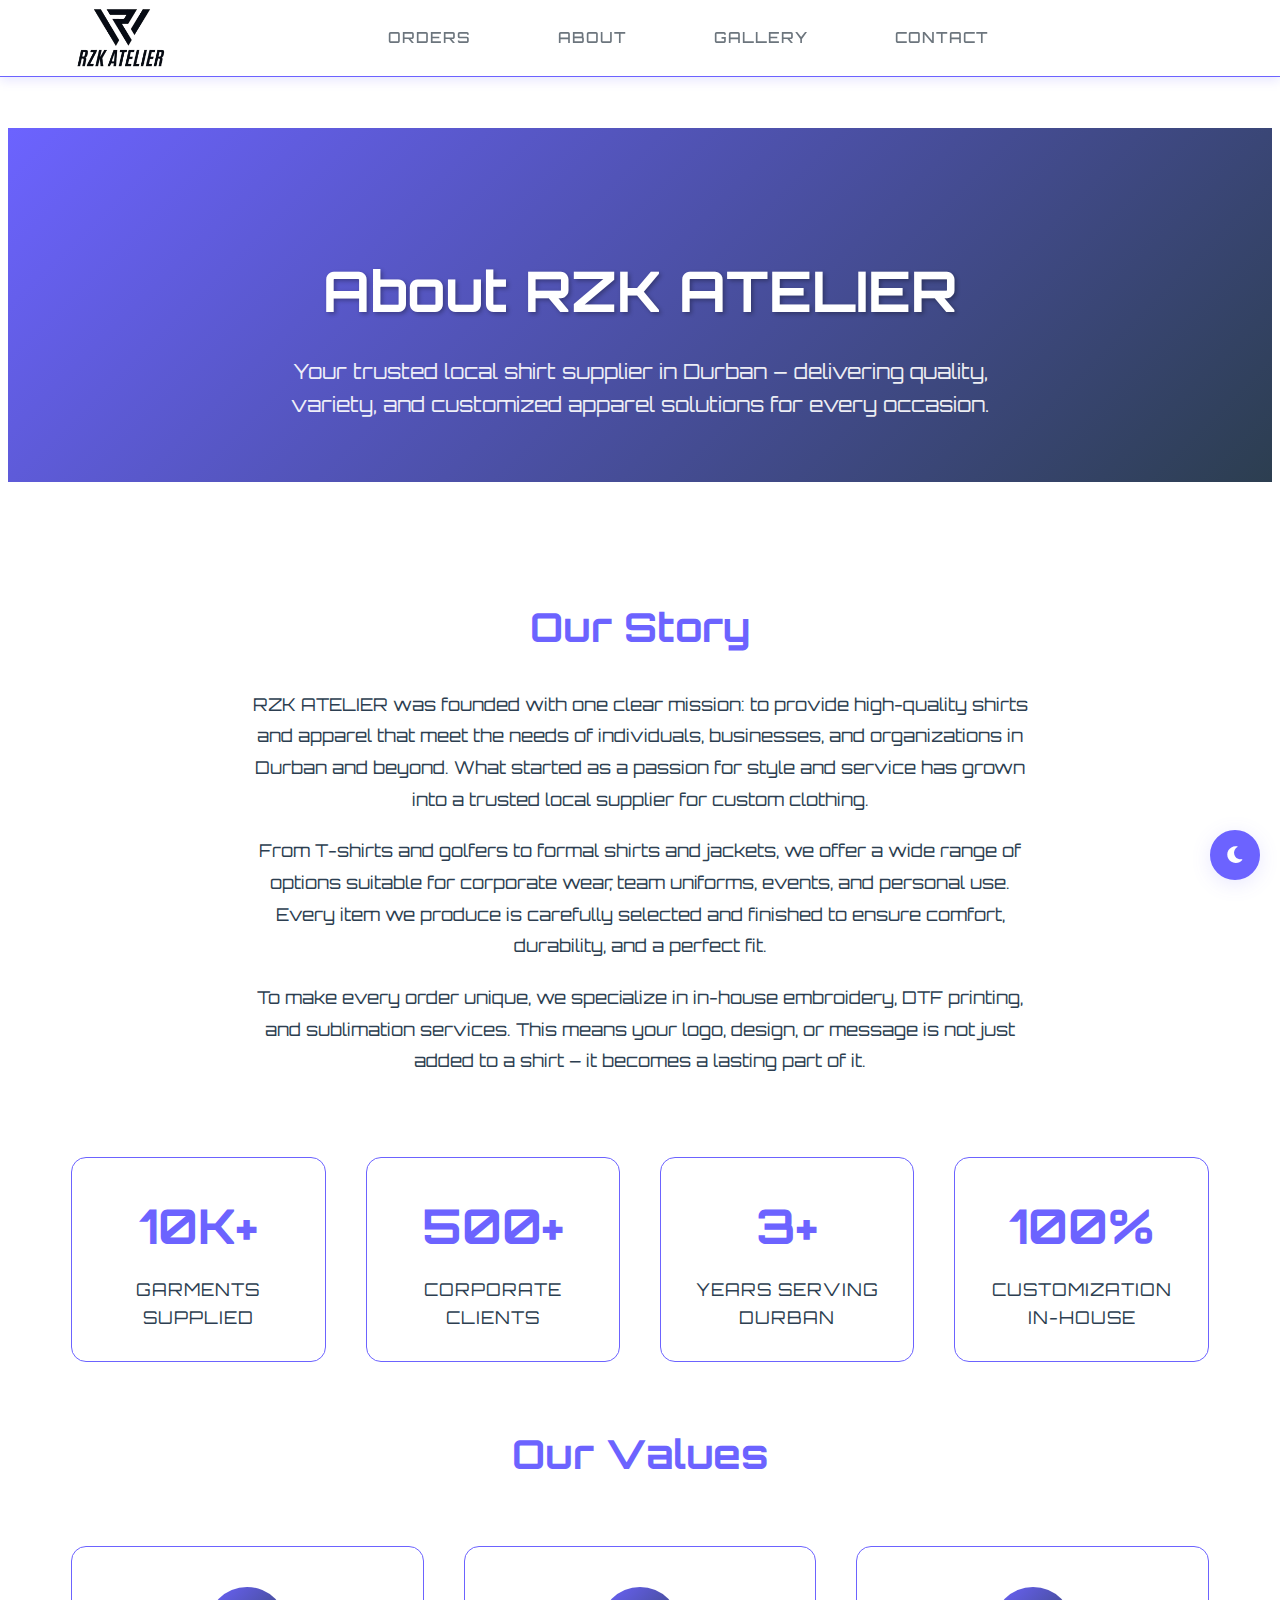
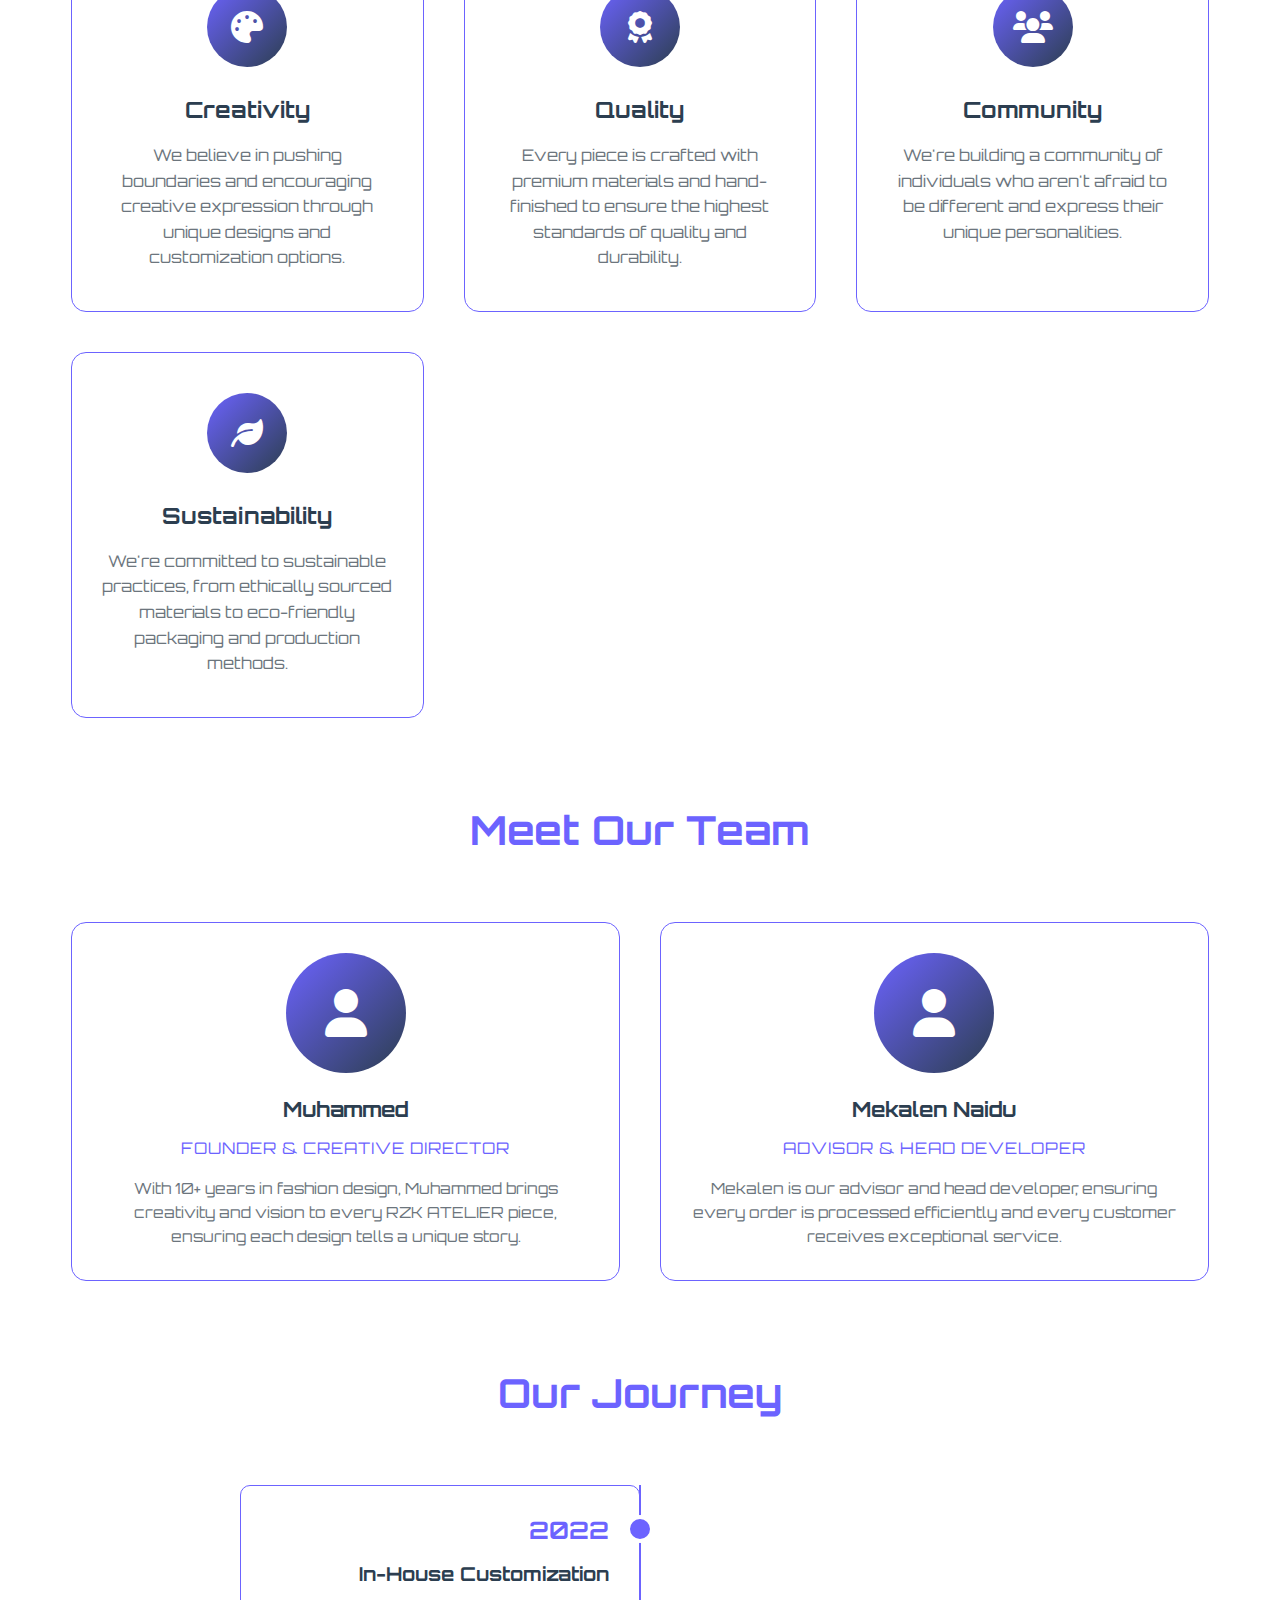
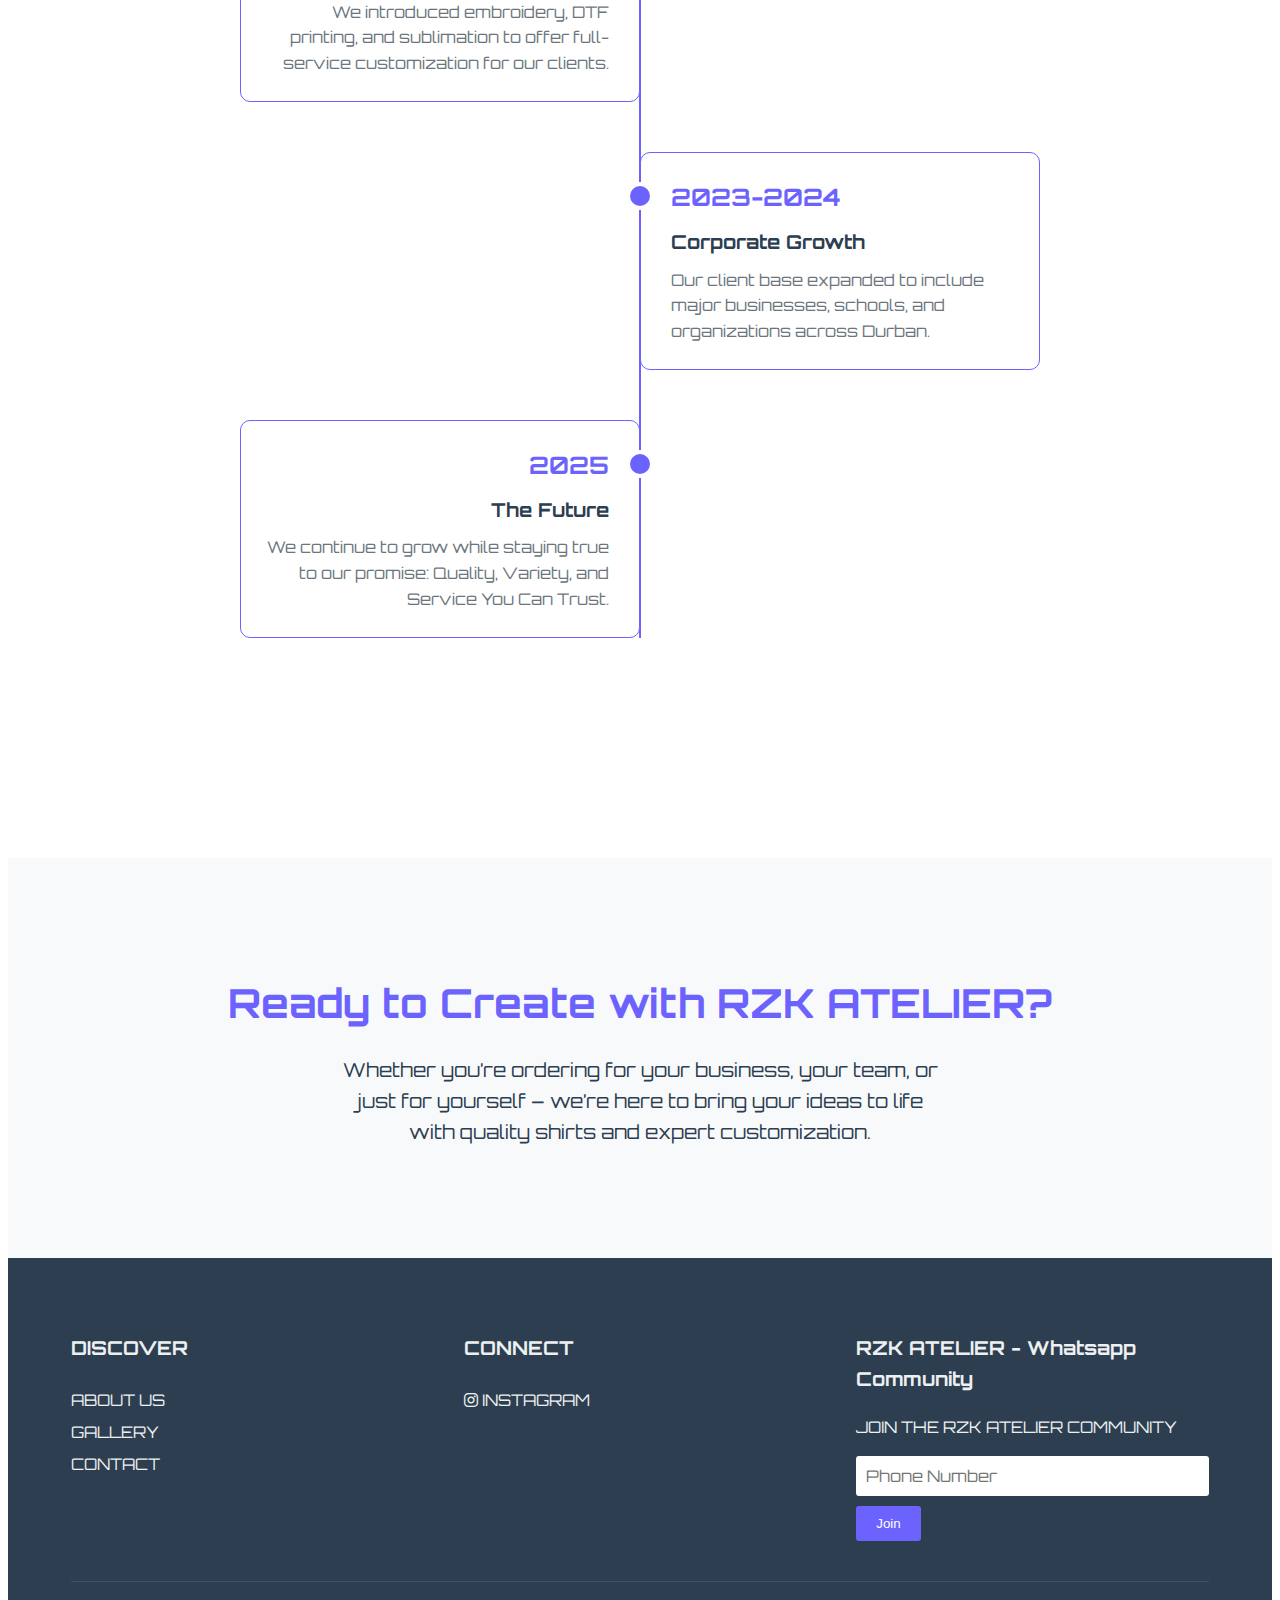
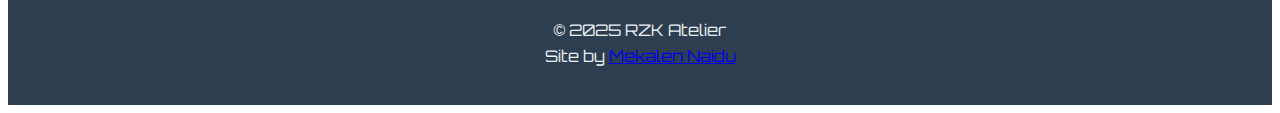
<file: About.html>
<!DOCTYPE html>
<html lang="en">
<head>
  <meta charset="UTF-8">
  <meta name="viewport" content="width=device-width, initial-scale=1.0">
  <meta name="theme-color" content="#ffffff" media="(prefers-color-scheme: light)">
  <meta name="theme-color" content="#121212" media="(prefers-color-scheme: dark)">
  <meta name="color-scheme" content="light dark">
  <title>About Us - OTHER</title>
  <link rel="stylesheet" href="Resources/Styles/styles.css">
  <link rel="stylesheet" href="https://cdnjs.cloudflare.com/ajax/libs/font-awesome/6.0.0/css/all.min.css">
  <script>
    // Prevent Flash Of Incorrect Theme (FOIT)
    (function() {
      const theme = localStorage.getItem('theme') || 'system';
      if (theme === 'dark' || (theme === 'system' && window.matchMedia('(prefers-color-scheme: dark)').matches)) {
        document.documentElement.setAttribute('data-theme', 'dark');
      }
    })();
  </script>
  <style>
    .page-hero {
      background: linear-gradient(135deg, var(--accent-color) 0%, var(--primary-color) 100%);
      color: white;
      padding: 80px 5% 60px;
      text-align: center;
      margin-top: 60px;
    }

    .page-hero h1 {
      font-size: 3.5rem;
      margin-bottom: 20px;
      text-shadow: 2px 2px 4px rgba(0,0,0,0.3);
    }

    .page-hero p {
      font-size: 1.3rem;
      opacity: 0.9;
      max-width: 700px;
      margin: 0 auto;
      line-height: 1.6;
    }

    .about-content {
      padding: 80px 5%;
      max-width: 1200px;
      margin: 0 auto;
    }

    .about-section {
      margin-bottom: 80px;
    }

    .about-section h2 {
      font-size: 2.5rem;
      color: var(--accent-color);
      margin-bottom: 30px;
      text-align: center;
    }

    .about-section p {
      font-size: 1.1rem;
      line-height: 1.8;
      color: var(--text-color);
      margin-bottom: 20px;
      text-align: center;
      max-width: 800px;
      margin-left: auto;
      margin-right: auto;
    }

    .stats-grid {
      display: grid;
      grid-template-columns: repeat(auto-fit, minmax(200px, 1fr));
      gap: 40px;
      margin: 60px 0;
    }

    .stat-item {
      text-align: center;
      padding: 30px;
      background: var(--card-background);
      border-radius: 15px;
      border: 1px solid var(--border-color);
      transition: var(--transition);
    }

    .stat-item:hover {
      transform: translateY(-5px);
      box-shadow: 0 10px 25px var(--dropdown-shadow);
    }

    .stat-number {
      font-size: 3rem;
      font-weight: bold;
      color: var(--accent-color);
      margin-bottom: 10px;
    }

    .stat-label {
      font-size: 1.1rem;
      color: var(--text-color);
      text-transform: uppercase;
      letter-spacing: 1px;
    }

    .team-grid {
      display: grid;
      grid-template-columns: repeat(auto-fit, minmax(280px, 1fr));
      gap: 40px;
      margin: 60px 0;
    }

    .team-member {
      background: var(--card-background);
      border-radius: 15px;
      padding: 30px;
      text-align: center;
      border: 1px solid var(--border-color);
      transition: var(--transition);
    }

    .team-member:hover {
      transform: translateY(-5px);
      box-shadow: 0 10px 25px var(--dropdown-shadow);
    }

    .member-photo {
      width: 120px;
      height: 120px;
      border-radius: 50%;
      background: linear-gradient(135deg, var(--accent-color), var(--primary-color));
      margin: 0 auto 20px;
      display: flex;
      align-items: center;
      justify-content: center;
      font-size: 3rem;
      color: white;
    }

    .member-name {
      font-size: 1.3rem;
      font-weight: bold;
      color: var(--text-color);
      margin-bottom: 10px;
    }

    .member-role {
      font-size: 1rem;
      color: var(--accent-color);
      margin-bottom: 15px;
      text-transform: uppercase;
      letter-spacing: 1px;
    }

    .member-bio {
      font-size: 0.95rem;
      color: var(--nav-text);
      line-height: 1.6;
    }

    .values-grid {
      display: grid;
      grid-template-columns: repeat(auto-fit, minmax(300px, 1fr));
      gap: 40px;
      margin: 60px 0;
    }

    .value-item {
      background: var(--card-background);
      border-radius: 15px;
      padding: 40px 30px;
      text-align: center;
      border: 1px solid var(--border-color);
      transition: var(--transition);
    }

    .value-item:hover {
      transform: translateY(-5px);
      box-shadow: 0 10px 25px var(--dropdown-shadow);
    }

    .value-icon {
      width: 80px;
      height: 80px;
      background: linear-gradient(135deg, var(--accent-color), var(--primary-color));
      border-radius: 50%;
      margin: 0 auto 25px;
      display: flex;
      align-items: center;
      justify-content: center;
      font-size: 2rem;
      color: white;
    }

    .value-title {
      font-size: 1.4rem;
      font-weight: bold;
      color: var(--text-color);
      margin-bottom: 15px;
    }

    .value-description {
      font-size: 1rem;
      color: var(--nav-text);
      line-height: 1.6;
    }

    .timeline {
      max-width: 800px;
      margin: 60px auto;
      position: relative;
    }

    .timeline::before {
      content: '';
      position: absolute;
      left: 50%;
      top: 0;
      bottom: 0;
      width: 2px;
      background: var(--accent-color);
      transform: translateX(-50%);
    }

    .timeline-item {
      margin-bottom: 50px;
      position: relative;
    }

    .timeline-item:nth-child(odd) .timeline-content {
      margin-right: 50%;
      padding-right: 30px;
      text-align: right;
    }

    .timeline-item:nth-child(even) .timeline-content {
      margin-left: 50%;
      padding-left: 30px;
    }

    .timeline-content {
      background: var(--card-background);
      border: 1px solid var(--border-color);
      border-radius: 10px;
      padding: 25px;
      position: relative;
    }

    .timeline-year {
      font-size: 1.5rem;
      font-weight: bold;
      color: var(--accent-color);
      margin-bottom: 10px;
    }

    .timeline-title {
      font-size: 1.2rem;
      font-weight: bold;
      color: var(--text-color);
      margin-bottom: 10px;
    }

    .timeline-description {
      font-size: 1rem;
      color: var(--nav-text);
      line-height: 1.6;
    }

    .timeline-dot {
      position: absolute;
      left: 50%;
      top: 30px;
      width: 20px;
      height: 20px;
      background: var(--accent-color);
      border-radius: 50%;
      transform: translateX(-50%);
      border: 4px solid var(--background-color);
      z-index: 2;
    }

    .cta-section {
      background: var(--secondary-color);
      padding: 80px 5%;
      text-align: center;
      margin-top: 60px;
    }

    .cta-section h2 {
      font-size: 2.5rem;
      color: var(--accent-color);
      margin-bottom: 20px;
    }

    .cta-section p {
      font-size: 1.2rem;
      color: var(--text-color);
      margin-bottom: 30px;
      max-width: 600px;
      margin-left: auto;
      margin-right: auto;
    }

    .cta-buttons {
      display: flex;
      gap: 20px;
      justify-content: center;
      flex-wrap: wrap;
    }

    .cta-btn {
      padding: 15px 30px;
      background: var(--accent-color);
      color: white;
      text-decoration: none;
      border-radius: 8px;
      font-weight: bold;
      transition: var(--transition);
      text-transform: uppercase;
      letter-spacing: 1px;
    }

    .cta-btn:hover {
      background: var(--button-hover);
      transform: translateY(-2px);
    }

    .cta-btn.secondary {
      background: transparent;
      border: 2px solid var(--accent-color);
      color: var(--accent-color);
    }

    .cta-btn.secondary:hover {
      background: var(--accent-color);
      color: white;
    }

    @media (max-width: 768px) {
      .page-hero h1 {
        font-size: 2.5rem;
      }

      .page-hero p {
        font-size: 1.1rem;
      }

      .about-section h2 {
        font-size: 2rem;
      }

      .stats-grid {
        grid-template-columns: repeat(2, 1fr);
        gap: 20px;
      }

      .team-grid {
        grid-template-columns: 1fr;
      }

      .values-grid {
        grid-template-columns: 1fr;
      }

      .timeline::before {
        left: 30px;
      }

      .timeline-item:nth-child(odd) .timeline-content,
      .timeline-item:nth-child(even) .timeline-content {
        margin: 0;
        padding: 25px;
        margin-left: 60px;
        text-align: left;
      }

      .timeline-dot {
        left: 30px;
      }

      .cta-buttons {
        flex-direction: column;
        align-items: center;
      }

      .cta-btn {
        width: 100%;
        max-width: 300px;
      }
    }

    @media (max-width: 480px) {
      .stats-grid {
        grid-template-columns: 1fr;
      }

      .stat-number {
        font-size: 2.5rem;
      }
    }
  </style>
</head>
<body>
  <header>
    <div class="header-content">
      <a href="index.html" class="logo-link">
        <div class="logo-container">
          <img src="Resources/Images/logo.png" alt="OTHER Logo" class="header-logo">
        </div>
      </a>
      <nav>
        <ul>
          <li>
            <a href="https://forms.gle/hr9U6D2T9BPnEH486" data-category="Orders">Orders</a>
          </li>
          <li>
            <a href="About.html" data-category="About">About</a>
          </li>
          <li>
            <a href="Gallery.html" data-category="Gallery">Gallery</a>
          </li>
          <li>
            <a href="Contact.html" data-category="Contact">Contact</a>
          </li>
        <!--  <li>
            <a href="#" data-category="discover">DISCOVER</a>
            <div class="dropdown">
              <a href="About.html">About Us</a>
              <a href="Gallery.html">Gallery</a>
              <a href="Contact.html">Contact</a>
            </div>
          </li>-->
        </ul>
      </nav>
     <div class="header-icons">
  <!--       <a href="#" class="wishlist-link"><i class="fas fa-heart"></i> Wishlist</a>
        <a href="#" class="login-link"><i class="fas fa-user"></i> Login</a>
        <a href="#" class="cart-link">
          <i class="fas fa-shopping-cart"></i> Cart (<span class="cart-count">0</span>)
        </a>-->
      </div>
    </div>
  </header>

  <!-- Cart Modal -->
  <div class="cart-modal">
    <div class="cart-modal-content">
      <div class="cart-modal-header">
        <h3>Your Cart</h3>
        <div class="cart-header-actions">
          <button class="clear-cart-btn" type="button">Clear Cart</button>
          <button class="close-cart" type="button">&times;</button>
        </div>
      </div>
      <div id="cart-items">
        <!-- Cart items will be dynamically added here -->
      </div>
      <div id="cart-totals">
        <!-- Cart totals will be dynamically added here -->
      </div>
    </div>
  </div>

  <div class="page-hero">
    <h1>About RZK ATELIER</h1>
    <p>Your trusted local shirt supplier in Durban – delivering quality, variety, and customized apparel solutions for every occasion.</p>
  </div>

  <div class="about-content">
    <div class="about-section">
      <h2>Our Story</h2>
    <p>RZK ATELIER was founded with one clear mission: to provide high-quality shirts and apparel that meet the needs of individuals, businesses, and organizations in Durban and beyond. What started as a passion for style and service has grown into a trusted local supplier for custom clothing.</p>
    <p>From T-shirts and golfers to formal shirts and jackets, we offer a wide range of options suitable for corporate wear, team uniforms, events, and personal use. Every item we produce is carefully selected and finished to ensure comfort, durability, and a perfect fit.</p>
    <p>To make every order unique, we specialize in in-house embroidery, DTF printing, and sublimation services. This means your logo, design, or message is not just added to a shirt – it becomes a lasting part of it.</p>
    </div>

    <div class="stats-grid">
      <div class="stat-item">
        <div class="stat-number">10K+</div>
        <div class="stat-label">Garments Supplied</div>
      </div>
      <div class="stat-item">
        <div class="stat-number">500+</div>
        <div class="stat-label">Corporate Clients</div>
      </div>
      <div class="stat-item">
        <div class="stat-number">3+</div>
        <div class="stat-label">Years Serving Durban</div>
      </div>
      <div class="stat-item">
        <div class="stat-number">100%</div>
        <div class="stat-label">Customization In-House</div>
      </div>
    </div>

    <div class="about-section">
      <h2>Our Values</h2>
      <div class="values-grid">
        <div class="value-item">
          <div class="value-icon">
            <i class="fas fa-palette"></i>
          </div>
          <div class="value-title">Creativity</div>
          <div class="value-description">We believe in pushing boundaries and encouraging creative expression through unique designs and customization options.</div>
        </div>
        <div class="value-item">
          <div class="value-icon">
            <i class="fas fa-award"></i>
          </div>
          <div class="value-title">Quality</div>
          <div class="value-description">Every piece is crafted with premium materials and hand-finished to ensure the highest standards of quality and durability.</div>
        </div>
        <div class="value-item">
          <div class="value-icon">
            <i class="fas fa-users"></i>
          </div>
          <div class="value-title">Community</div>
          <div class="value-description">We're building a community of individuals who aren't afraid to be different and express their unique personalities.</div>
        </div>
        <div class="value-item">
          <div class="value-icon">
            <i class="fas fa-leaf"></i>
          </div>
          <div class="value-title">Sustainability</div>
          <div class="value-description">We're committed to sustainable practices, from ethically sourced materials to eco-friendly packaging and production methods.</div>
        </div>
      </div>
    </div>

    <div class="about-section">
      <h2>Meet Our Team</h2>
      <div class="team-grid">
        <div class="team-member">
          <div class="member-photo">
            <i class="fas fa-user"></i>
          </div>
          <div class="member-name">Muhammed</div>
          <div class="member-role">Founder & Creative Director</div>
          <div class="member-bio">With 10+ years in fashion design, Muhammed brings creativity and vision to every RZK ATELIER piece, ensuring each design tells a unique story.</div>
        </div>
        <div class="team-member">
          <div class="member-photo">
            <i class="fas fa-user"></i>
          </div>
          <div class="member-name">Mekalen Naidu</div>
          <div class="member-role">Advisor & Head Developer</div>
          <div class="member-bio">Mekalen is our advisor and head developer, ensuring every order is processed efficiently and every customer receives exceptional service.</div>
        </div>
      </div>
    </div>

    <div class="about-section">
      <h2>Our Journey</h2>
      <div class="timeline">
        <div class="timeline-item">
          <div class="timeline-dot"></div>
          <div class="timeline-content">
            <div class="timeline-year">2022</div>
            <div class="timeline-title">In-House Customization</div>
            <div class="timeline-description">We introduced embroidery, DTF printing, and sublimation to offer full-service customization for our clients.</div>
          </div>
        </div>
        <div class="timeline-item">
          <div class="timeline-dot"></div>
          <div class="timeline-content">
            <div class="timeline-year">2023-2024</div>
            <div class="timeline-title">Corporate Growth</div>
            <div class="timeline-description">Our client base expanded to include major businesses, schools, and organizations across Durban.</div>
          </div>
        </div>
        <div class="timeline-item">
          <div class="timeline-dot"></div>
          <div class="timeline-content">
            <div class="timeline-year">2025</div>
            <div class="timeline-title">The Future</div>
            <div class="timeline-description">We continue to grow while staying true to our promise: Quality, Variety, and Service You Can Trust.</div>
          </div>
        </div>
      </div>
    </div>
  </div>

  <div class="cta-section">
    <h2>Ready to Create with RZK ATELIER?</h2>
    <p>Whether you’re ordering for your business, your team, or just for yourself – we’re here to bring your ideas to life with quality shirts and expert customization.</p>
    <!--<div class="cta-buttons">
      <a href="Shop.html" class="cta-btn">Shop Now</a>
      <a href="BulkOrders.html" class="cta-btn secondary">Request Bulk Order</a>-->
    </div>
  </div>

  <footer>
    <div class="footer-content">
      <div class="footer-section">
        <h4>DISCOVER</h4>
        <ul>
          <li><a href="About.html">ABOUT US</a></li>
          <li><a href="Gallery.html">GALLERY</a></li>
          <li><a href="Contact.html">CONTACT</a></li>
        </ul>
      </div>
      <div class="footer-section">
        <h4>CONNECT</h4>
        <ul>
          <li><a href="https://www.instagram.com/rzk_atelier?utm_source=ig_web_button_share_sheet&igsh=ZDNlZDc0MzIxNw==" target="_blank"><i class="fab fa-instagram"></i> INSTAGRAM</a></li>
          <!--<li><a href="#"><i class="fab fa-facebook"></i> FACEBOOK</a></li>
          <li><a href="#"><i class="fab fa-tiktok"></i> TIKTOK</a></li>-->
        </ul>
      </div>
      <div class="footer-section">
        <h4>RZK ATELIER - Whatsapp Community</h4>
        <p>JOIN THE RZK ATELIER COMMUNITY</p>
        <form class="newsletter-form">
          <input type="email" placeholder="Phone Number" required>
          <button type="submit">Join</button>
        </form>
      </div>
    </div>
    <div class="footer-bottom">
      <p>&copy; 2025 RZK Atelier 
        <br>Site by <a href="https://mekalen.github.io/MN/">Mekalen Naidu</a></p>
    </div>
  </footer>

  <script src="Resources/Scripts/script.js"></script>
  <script src="Resources/Scripts/cart.js"></script>
  <script src="Resources/Scripts/theme.js"></script>
</body>
</html>
</file>
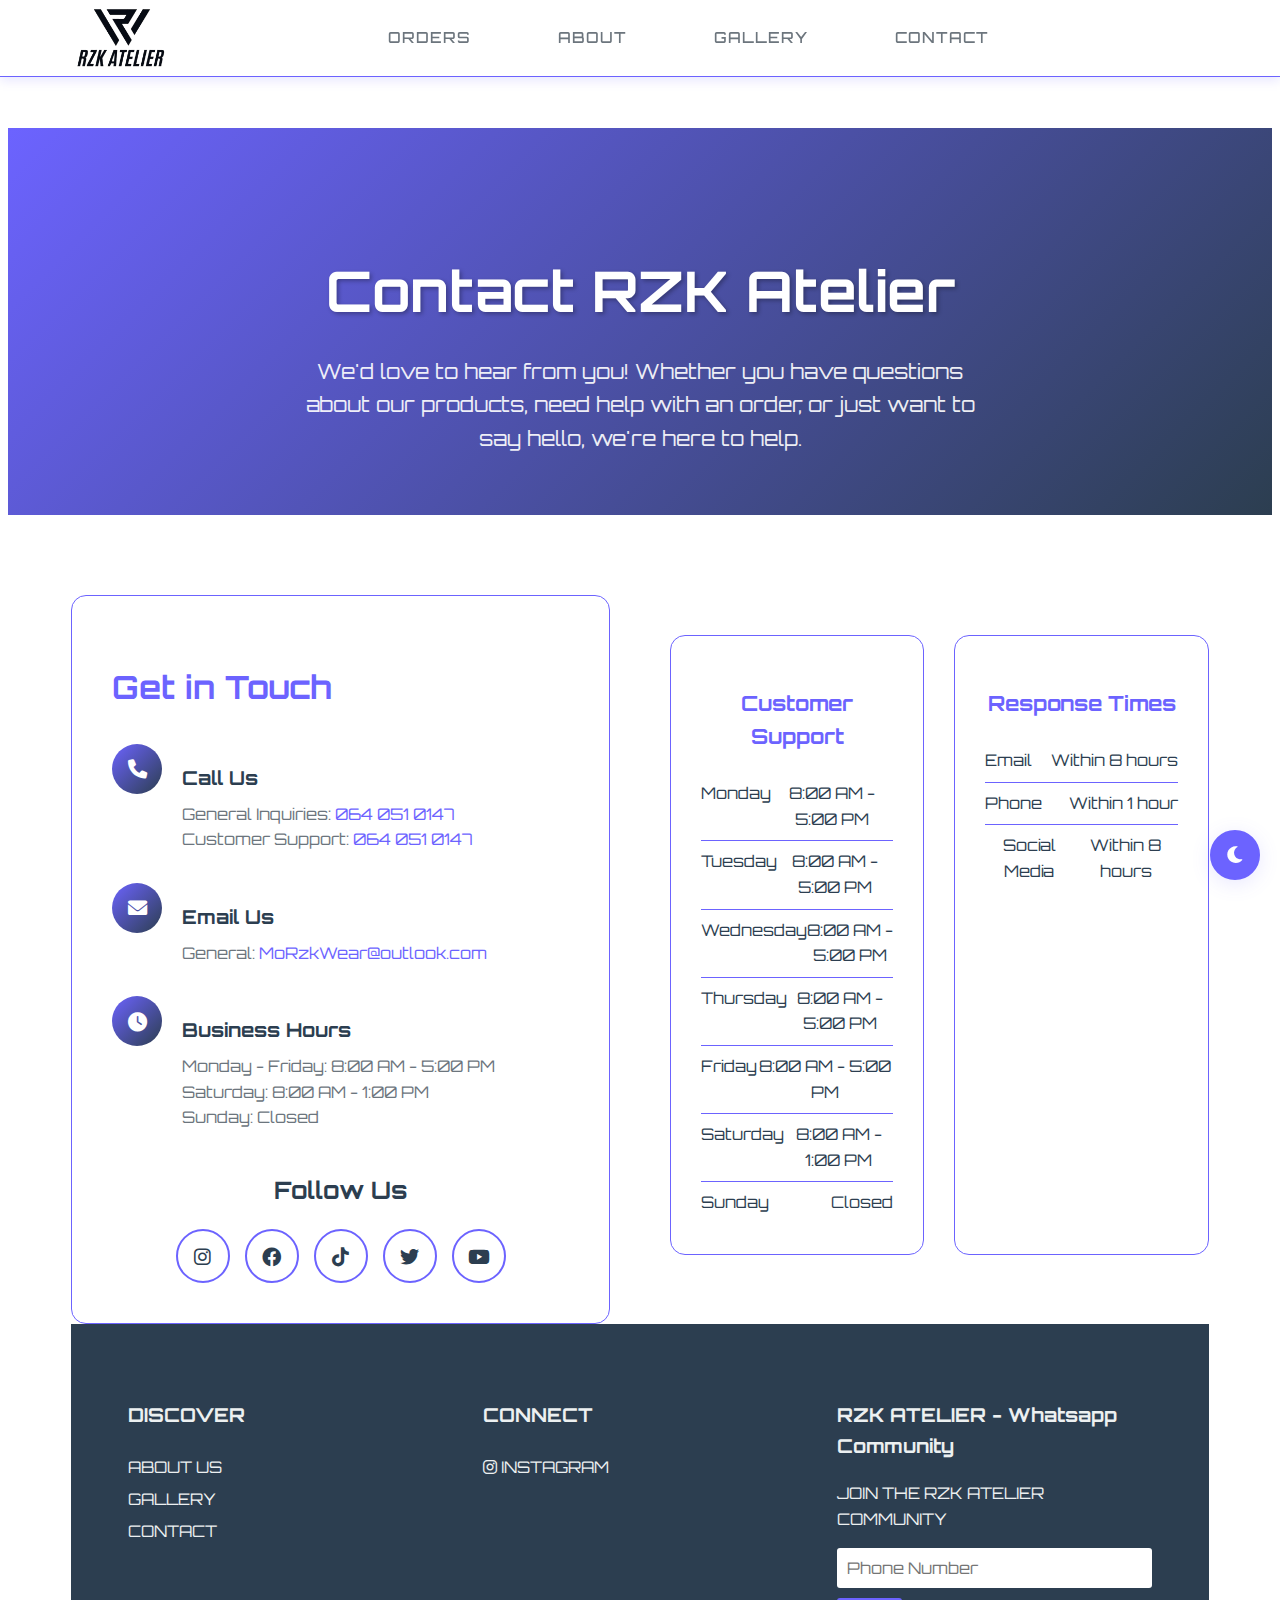
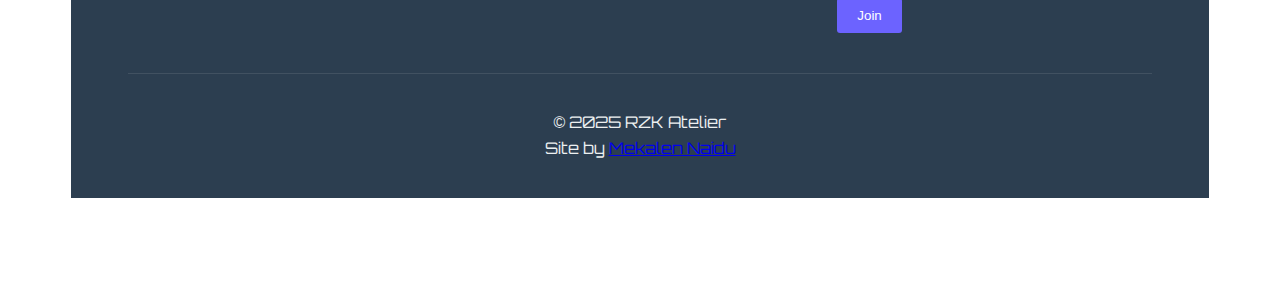
<file: Contact.html>
<!DOCTYPE html>
<html lang="en">
<head>
  <meta charset="UTF-8">
  <meta name="viewport" content="width=device-width, initial-scale=1.0">
  <meta name="theme-color" content="#ffffff" media="(prefers-color-scheme: light)">
  <meta name="theme-color" content="#121212" media="(prefers-color-scheme: dark)">
  <meta name="color-scheme" content="light dark">
  <title>Contact Us - RZK Atelier</title>
  <link rel="stylesheet" href="Resources/Styles/styles.css">
  <link rel="stylesheet" href="https://cdnjs.cloudflare.com/ajax/libs/font-awesome/6.0.0/css/all.min.css">
  <script>
    // Prevent Flash Of Incorrect Theme (FOIT)
    (function() {
      const theme = localStorage.getItem('theme') || 'system';
      if (theme === 'dark' || (theme === 'system' && window.matchMedia('(prefers-color-scheme: dark)').matches)) {
        document.documentElement.setAttribute('data-theme', 'dark');
      }
    })();
  </script>
  <style>
    .page-hero {
      background: linear-gradient(135deg, var(--accent-color) 0%, var(--primary-color) 100%);
      color: white;
      padding: 80px 5% 60px;
      text-align: center;
      margin-top: 60px;
    }

    .page-hero h1 {
      font-size: 3.5rem;
      margin-bottom: 20px;
      text-shadow: 2px 2px 4px rgba(0,0,0,0.3);
    }

    .page-hero p {
      font-size: 1.3rem;
      opacity: 0.9;
      max-width: 700px;
      margin: 0 auto;
      line-height: 1.6;
    }

    .contact-content {
      padding: 80px 5%;
      max-width: 1200px;
      margin: 0 auto;
    }

    .contact-grid {
      display: grid;
      grid-template-columns: 1fr 1fr;
      gap: 60px;
      align-items: start;
    }

    .contact-info {
      background: var(--card-background);
      border-radius: 15px;
      padding: 40px;
      border: 1px solid var(--border-color);
    }

    .contact-info h2 {
      font-size: 2rem;
      color: var(--accent-color);
      margin-bottom: 30px;
    }

    .contact-item {
      display: flex;
      align-items: flex-start;
      margin-bottom: 30px;
      gap: 20px;
    }

    .contact-icon {
      width: 50px;
      height: 50px;
      background: linear-gradient(135deg, var(--accent-color), var(--primary-color));
      border-radius: 50%;
      display: flex;
      align-items: center;
      justify-content: center;
      color: white;
      font-size: 1.2rem;
      flex-shrink: 0;
    }

    .contact-details h3 {
      font-size: 1.2rem;
      color: var(--text-color);
      margin-bottom: 8px;
    }

    .contact-details p {
      color: var(--nav-text);
      line-height: 1.6;
      margin: 0;
    }

    .contact-details a {
      color: var(--accent-color);
      text-decoration: none;
      transition: var(--transition);
    }

    .contact-details a:hover {
      text-decoration: underline;
    }

    .contact-form {
      background: var(--card-background);
      border-radius: 15px;
      padding: 40px;
      border: 1px solid var(--border-color);
    }

    .contact-form h2 {
      font-size: 2rem;
      color: var(--accent-color);
      margin-bottom: 30px;
    }

    .form-grid {
      display: grid;
      grid-template-columns: 1fr 1fr;
      gap: 20px;
      margin-bottom: 20px;
    }

    .form-group {
      margin-bottom: 20px;
    }

    .form-group.full-width {
      grid-column: span 2;
    }

    .form-group label {
      display: block;
      margin-bottom: 8px;
      font-weight: bold;
      color: var(--text-color);
    }

    .form-group input,
    .form-group select,
    .form-group textarea {
      width: 100%;
      padding: 15px;
      background: var(--input-background);
      color: var(--input-text);
      border: 1px solid var(--input-border);
      border-radius: 8px;
      font-family: 'Orbitron', sans-serif;
      transition: var(--transition);
      box-sizing: border-box;
    }

    .form-group input:focus,
    .form-group select:focus,
    .form-group textarea:focus {
      outline: none;
      border-color: var(--accent-color);
      box-shadow: 0 0 0 3px rgba(255, 46, 46, 0.1);
    }

    .form-group textarea {
      resize: vertical;
      min-height: 120px;
    }

    .submit-btn {
      width: 100%;
      padding: 15px 30px;
      background: var(--accent-color);
      color: white;
      border: none;
      border-radius: 8px;
      font-family: 'Orbitron', sans-serif;
      font-weight: bold;
      font-size: 1rem;
      cursor: pointer;
      transition: var(--transition);
      text-transform: uppercase;
      letter-spacing: 1px;
    }

    .submit-btn:hover {
      background: var(--button-hover);
      transform: translateY(-2px);
    }

    .submit-btn:disabled {
      opacity: 0.6;
      cursor: not-allowed;
      transform: none;
    }

    .social-links {
      margin-top: 40px;
      text-align: center;
    }

    .social-links h3 {
      font-size: 1.5rem;
      color: var(--text-color);
      margin-bottom: 20px;
    }

    .social-buttons {
      display: flex;
      justify-content: center;
      gap: 15px;
      flex-wrap: wrap;
    }

    .social-btn {
      width: 50px;
      height: 50px;
      background: var(--card-background);
      border: 2px solid var(--border-color);
      border-radius: 50%;
      display: flex;
      align-items: center;
      justify-content: center;
      color: var(--text-color);
      font-size: 1.2rem;
      text-decoration: none;
      transition: var(--transition);
    }

    .social-btn:hover {
      background: var(--accent-color);
      color: white;
      border-color: var(--accent-color);
      transform: translateY(-2px);
    }

    .map-section {
      margin-top: 60px;
      background: var(--card-background);
      border-radius: 15px;
      padding: 40px;
      border: 1px solid var(--border-color);
    }

    .map-section h2 {
      font-size: 2rem;
      color: var(--accent-color);
      margin-bottom: 20px;
      text-align: center;
    }

    .map-container {
      width: 100%;
      height: 400px;
      background: var(--secondary-color);
      border-radius: 10px;
      display: flex;
      align-items: center;
      justify-content: center;
      color: var(--nav-text);
      font-size: 1.1rem;
      border: 1px solid var(--border-color);
    }

    .hours-section {
      margin-top: 40px;
      display: grid;
      grid-template-columns: repeat(auto-fit, minmax(250px, 1fr));
      gap: 30px;
    }

    .hours-card {
      background: var(--card-background);
      border-radius: 15px;
      padding: 30px;
      border: 1px solid var(--border-color);
      text-align: center;
    }

    .hours-card h3 {
      font-size: 1.3rem;
      color: var(--accent-color);
      margin-bottom: 20px;
    }

    .hours-list {
      list-style: none;
      padding: 0;
      margin: 0;
    }

    .hours-list li {
      display: flex;
      justify-content: space-between;
      padding: 8px 0;
      color: var(--text-color);
      border-bottom: 1px solid var(--border-color);
    }

    .hours-list li:last-child {
      border-bottom: none;
    }

    .success-message {
      background: #4caf50;
      color: white;
      padding: 15px;
      border-radius: 8px;
      margin-bottom: 20px;
      text-align: center;
      display: none;
    }

    .error-message {
      background: var(--accent-color);
      color: white;
      padding: 15px;
      border-radius: 8px;
      margin-bottom: 20px;
      text-align: center;
      display: none;
    }

    @media (max-width: 968px) {
      .contact-grid {
        grid-template-columns: 1fr;
        gap: 40px;
      }

      .form-grid {
        grid-template-columns: 1fr;
      }

      .form-group.full-width {
        grid-column: span 1;
      }
    }

    @media (max-width: 768px) {
      .page-hero h1 {
        font-size: 2.5rem;
      }

      .page-hero p {
        font-size: 1.1rem;
      }

      .contact-info,
      .contact-form {
        padding: 30px;
      }

      .contact-content {
        padding: 60px 5%;
      }

      .map-container {
        height: 300px;
      }
    }

    @media (max-width: 480px) {
      .contact-info,
      .contact-form {
        padding: 20px;
      }

      .contact-item {
        flex-direction: column;
        text-align: center;
        gap: 15px;
      }

      .social-buttons {
        justify-content: center;
      }
    }
  </style>
</head>
<body>
  <header>
    <div class="header-content">
      <a href="index.html" class="logo-link">
        <div class="logo-container">
          <img src="Resources/Images/logo.png" alt="RZK Atelier Logo" class="header-logo">
        </div>
      </a>
      <nav>
        <ul>
          <li>
            <a href="Orders.html" data-category="Orders">Orders</a>
          </li>
        <li>
            <a href="About.html" data-category="About">About</a>
          </li>
          <li>
            <a href="Gallery.html" data-category="Gallery">Gallery</a>
          </li>
          <li>
            <a href="Contact.html" data-category="Contact">Contact</a>
          </li>
        <!-- <li>
            <a href="#" data-category="discover">DISCOVER</a>
            <div class="dropdown">
              <a href="About.html">About Us</a>
              <a href="Gallery.html">Gallery</a>
              <a href="Contact.html">Contact</a>
            </div>
          </li>--> 
        </ul>
      </nav>
      <div class="header-icons">
        <!--
        <a href="#" class="wishlist-link"><i class="fas fa-heart"></i> Wishlist</a>
        <a href="#" class="login-link"><i class="fas fa-user"></i> Login</a>
        <a href="#" class="cart-link">
          <i class="fas fa-shopping-cart"></i> Cart (<span class="cart-count">0</span>)
        </a>
      -->
      </div>
    </div>
  </header>

  <!-- Cart Modal -->
  <div class="cart-modal">
    <div class="cart-modal-content">
      <div class="cart-modal-header">
        <h3>Your Cart</h3>
        <div class="cart-header-actions">
          <button class="clear-cart-btn" type="button">Clear Cart</button>
          <button class="close-cart" type="button">&times;</button>
        </div>
      </div>
      <div id="cart-items">
        <!-- Cart items will be dynamically added here -->
      </div>
      <div id="cart-totals">
        <!-- Cart totals will be dynamically added here -->
      </div>
    </div>
  </div>

  <div class="page-hero">
    <h1>Contact RZK Atelier</h1>
    <p>We'd love to hear from you! Whether you have questions about our products, need help with an order, or just want to say hello, we're here to help.</p>
  </div>

  <div class="contact-content">
    <div class="contact-grid">
      <div class="contact-info">
        <h2>Get in Touch</h2>
        


        <div class="contact-item">
          <div class="contact-icon">
            <i class="fas fa-phone"></i>
          </div>
          <div class="contact-details">
            <h3>Call Us</h3>
            <p>General Inquiries: <a href="tel:064 051 0147">064 051 0147</a><br>
               Customer Support: <a href="tel:064 051 0147">064 051 0147</a><br></p>
          </div>
        </div>

        <div class="contact-item">
          <div class="contact-icon">
            <i class="fas fa-envelope"></i>
          </div>
          <div class="contact-details">
            <h3>Email Us</h3>
            <p>General: <a href="mailto:MoRzkWear@outlook.com">MoRzkWear@outlook.com</a><br>
               </p>
          </div>
        </div>

        <div class="contact-item">
          <div class="contact-icon">
            <i class="fas fa-clock"></i>
          </div>
          <div class="contact-details">
            <h3>Business Hours</h3>
            <p>Monday - Friday: 8:00 AM - 5:00 PM<br>
               Saturday: 8:00 AM - 1:00 PM<br>
               Sunday: Closed</p>
          </div>
        </div>

        <div class="social-links">
          <h3>Follow Us</h3>
          <div class="social-buttons">
            <a href="https://www.instagram.com/rzk_atelier/" class="social-btn" title="Instagram">
              <i class="fab fa-instagram"></i>
            </a>
            <a href="#" class="social-btn" title="Facebook">
              <i class="fab fa-facebook"></i>
            </a>
            <a href="#" class="social-btn" title="TikTok">
              <i class="fab fa-tiktok"></i>
            </a>
            <a href="#" class="social-btn" title="Twitter">
              <i class="fab fa-twitter"></i>
            </a>
            <a href="#" class="social-btn" title="YouTube">
              <i class="fab fa-youtube"></i>
            </a>
          </div>
        </div>
      </div>

      <!--<div class="contact-form">
        <h2>Send us a Message</h2>
        <div id="success-message" class="success-message">
          Thank you for your message! We'll get back to you within 24 hours.
        </div>
        <div id="error-message" class="error-message">
          Sorry, there was an error sending your message. Please try again.
        </div>
        
        <form id="contact-form" action="https://formspree.io/f/xqeeoqaj" method="POST">
          <div class="form-grid">
            <div class="form-group">
              <label for="first-name">First Name </label>
              <input type="text" id="first-name" name="firstName" required>
            </div>
            <div class="form-group">
              <label for="last-name">Last Name </label>
              <input type="text" id="last-name" name="lastName" required>
            </div>
          </div>
          
          <div class="form-group">
            <label for="email">Email Address </label>
            <input type="email" id="email" name="email" required>
          </div>
          
          <div class="form-group">
            <label for="phone">Phone Number</label>
            <input type="tel" id="phone" name="phone">
          </div>
          
          <div class="form-group">
            <label for="order-number">Order Number (if applicable)</label>
            <input type="text" id="order-number" name="orderNumber" placeholder="e.g., ORD-12345">
          </div>
          
          <div class="form-group">
            <label for="message">Message</label>
            <textarea id="message" name="message" placeholder="Please provide details about your inquiry..." required></textarea>
          </div>
          
          <button type="submit" class="submit-btn">Send Message</button>
        </form>
      </div>
    </div>-->

    <div class="hours-section">
      <div class="hours-card">
        <h3>Customer Support</h3>
        <ul class="hours-list">
          <li><span>Monday</span><span>8:00 AM - 5:00 PM</span></li>
          <li><span>Tuesday</span><span>8:00 AM - 5:00 PM</span></li>
          <li><span>Wednesday</span><span>8:00 AM - 5:00 PM</span></li>
          <li><span>Thursday</span><span>8:00 AM - 5:00 PM</span></li>
          <li><span>Friday</span><span>8:00 AM - 5:00 PM</span></li>
          <li><span>Saturday</span><span>8:00 AM - 1:00 PM</span></li>
          <li><span>Sunday</span><span>Closed</span></li>
        </ul>
      </div>

      <div class="hours-card">
        <h3>Response Times</h3>
        <ul class="hours-list">
          <li><span>Email</span><span>Within 8 hours</span></li>
          <li><span>Phone</span><span>Within 1 hour</span></li>
          <li><span>Social Media</span><span>Within 8 hours</span></li>
          
        </ul>
      </div>
    </div>
  </div>

  <footer>
    <div class="footer-content">
      <div class="footer-section">
        <h4>DISCOVER</h4>
        <ul>
          <li><a href="About.html">ABOUT US</a></li>
          <li><a href="Gallery.html">GALLERY</a></li>
          <li><a href="Contact.html">CONTACT</a></li>
        </ul>
      </div>
      <div class="footer-section">
        <h4>CONNECT</h4>
        <ul>
          <li><a href="https://www.instagram.com/rzk_atelier?utm_source=ig_web_button_share_sheet&igsh=ZDNlZDc0MzIxNw==" target="_blank"><i class="fab fa-instagram"></i> INSTAGRAM</a></li>
          <!--<li><a href="#"><i class="fab fa-facebook"></i> FACEBOOK</a></li>
          <li><a href="#"><i class="fab fa-tiktok"></i> TIKTOK</a></li>-->
        </ul>
      </div>
      <div class="footer-section">
        <h4>RZK ATELIER - Whatsapp Community</h4>
        <p>JOIN THE RZK ATELIER COMMUNITY</p>
        <form class="newsletter-form">
          <input type="email" placeholder="Phone Number" required>
          <button type="submit">Join</button>
        </form>
      </div>
    </div>
    <div class="footer-bottom">
      <p>&copy; 2025 RZK Atelier 
        <br>Site by <a href="https://mekalen.github.io/MN/">Mekalen Naidu</a></p>
    </div>
  </footer>

  <script src="Resources/Scripts/script.js"></script>
  <script src="Resources/Scripts/cart.js"></script>
  <script src="Resources/Scripts/theme.js"></script>
  
  <script>
    document.getElementById('contact-form').addEventListener('submit', async function(e) {
      e.preventDefault();
      
      const submitBtn = this.querySelector('.submit-btn');
      const originalBtnText = submitBtn.textContent;
      
      // Disable button and show loading state
      submitBtn.disabled = true;
      submitBtn.textContent = 'Sending...';
      
      // Get form data
      const formData = new FormData(this);
      
      // Basic validation
      const firstName = formData.get('firstName');
      const lastName = formData.get('lastName');
      const email = formData.get('email');
      const subject = formData.get('subject');
      const message = formData.get('message');
      
      if (!firstName || !lastName || !email || !subject || !message) {
        showMessage('error', 'Please fill in all required fields.');
        submitBtn.disabled = false;
        submitBtn.textContent = originalBtnText;
        return;
      }
      
      // Email validation
      const emailRegex = /^[^\s@]+@[^\s@]+\.[^\s@]+$/;
      if (!emailRegex.test(email)) {
        showMessage('error', 'Please enter a valid email address.');
        submitBtn.disabled = false;
        submitBtn.textContent = originalBtnText;
        return;
      }
      
      try {
        // Submit to Formspree
        const response = await fetch(this.action, {
          method: 'POST',
          body: formData,
          headers: {
            'Accept': 'application/json'
          }
        });
        
        if (response.ok) {
          showMessage('success', 'Thank you for your message! We\'ll get back to you within 24 hours.');
          this.reset();
        } else {
          const data = await response.json();
          if (data.errors) {
            showMessage('error', data.errors.map(error => error.message).join(', '));
          } else {
            showMessage('error', 'Sorry, there was an error sending your message. Please try again.');
          }
        }
      } catch (error) {
        showMessage('error', 'Sorry, there was an error sending your message. Please try again.');
        console.error('Form submission error:', error);
      } finally {
        submitBtn.disabled = false;
        submitBtn.textContent = originalBtnText;
      }
    });
    
    function showMessage(type, message) {
      const successEl = document.getElementById('success-message');
      const errorEl = document.getElementById('error-message');
      
      // Hide all messages first
      successEl.style.display = 'none';
      errorEl.style.display = 'none';
      
      if (type === 'success') {
        successEl.textContent = message;
        successEl.style.display = 'block';
        
        // Scroll to message
        successEl.scrollIntoView({ behavior: 'smooth', block: 'nearest' });
      } else {
        errorEl.textContent = message;
        errorEl.style.display = 'block';
        
        // Scroll to message
        errorEl.scrollIntoView({ behavior: 'smooth', block: 'nearest' });
      }
      
      // Auto hide after 5 seconds
      setTimeout(() => {
        successEl.style.display = 'none';
        errorEl.style.display = 'none';
      }, 5000);
    }
  </script>
</body>

</html>
</file>
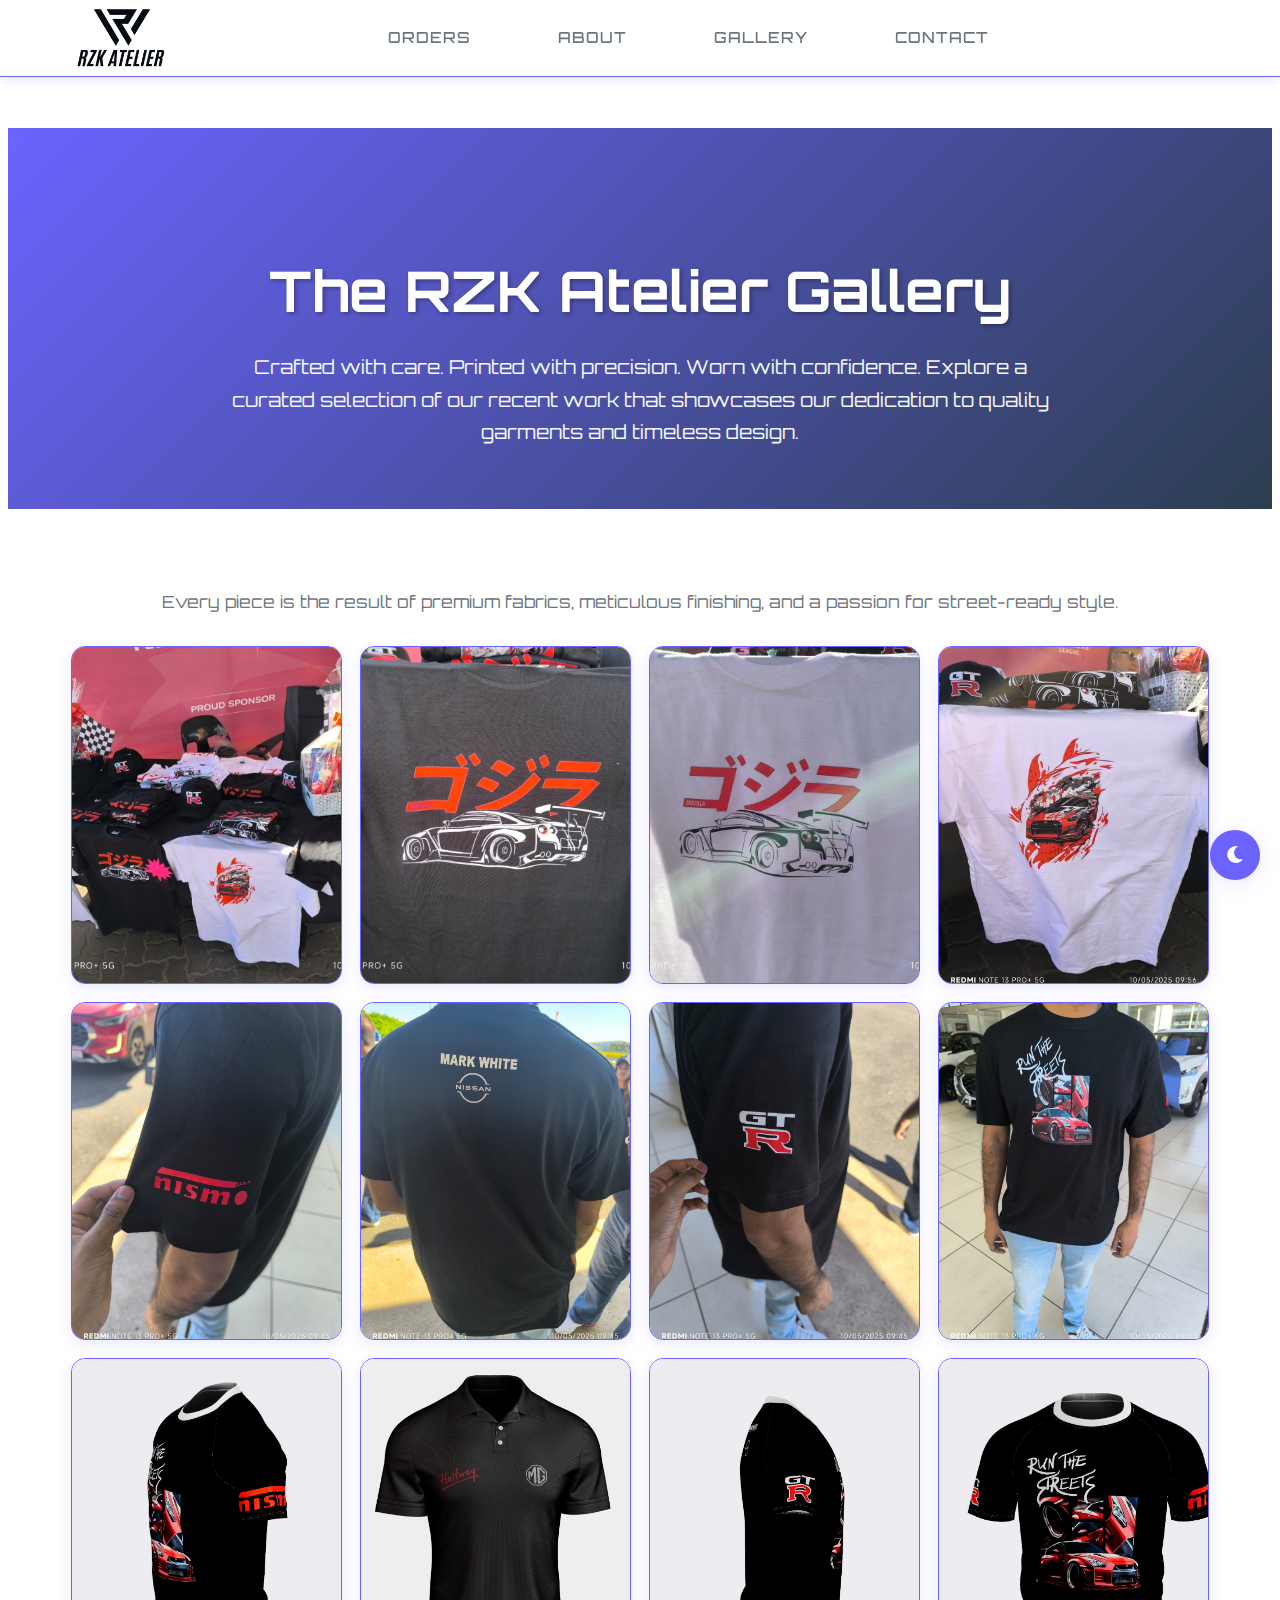
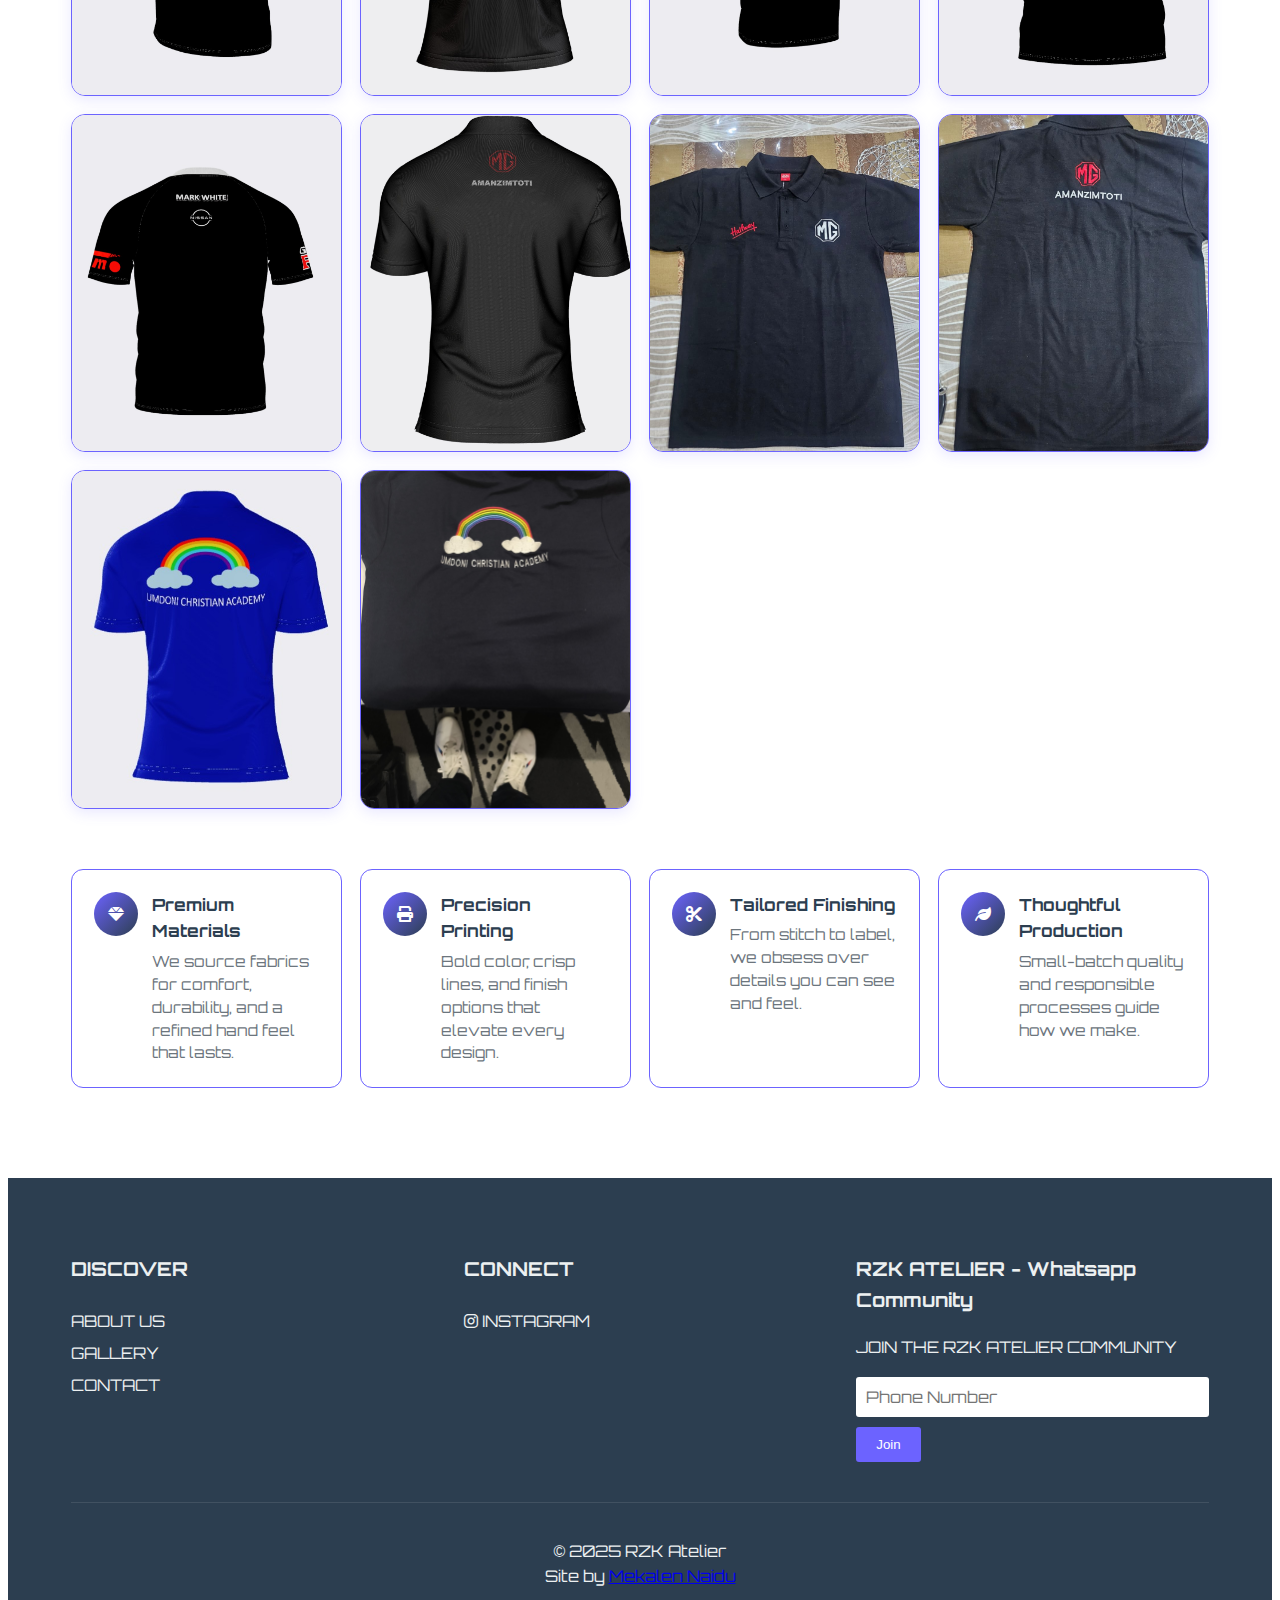
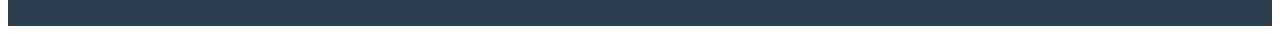
<file: Gallery.html>
<!DOCTYPE html>
<html lang="en">
<head>
  <meta charset="UTF-8">
  <meta name="viewport" content="width=device-width, initial-scale=1.0">
  <meta name="theme-color" content="#ffffff" media="(prefers-color-scheme: light)">
  <meta name="theme-color" content="#121212" media="(prefers-color-scheme: dark)">
  <meta name="color-scheme" content="light dark">
  <title>Gallery - RZK Atelier</title>
  <link rel="stylesheet" href="Resources/Styles/styles.css">
  <link rel="stylesheet" href="https://cdnjs.cloudflare.com/ajax/libs/font-awesome/6.0.0/css/all.min.css">
  <script>
    // Prevent Flash Of Incorrect Theme (FOIT)
    (function() {
      const theme = localStorage.getItem('theme') || 'system';
      if (theme === 'dark' || (theme === 'system' && window.matchMedia('(prefers-color-scheme: dark)').matches)) {
        document.documentElement.setAttribute('data-theme', 'dark');
      }
    })();
  </script>
  <style>
    .page-hero {
      background: linear-gradient(135deg, var(--accent-color) 0%, var(--primary-color) 100%);
      color: white;
      padding: 80px 5% 60px;
      text-align: center;
      margin-top: 60px;
    }

    .page-hero h1 {
      font-size: 3.5rem;
      margin-bottom: 16px;
      text-shadow: 2px 2px 4px rgba(0,0,0,0.3);
    }

    .page-hero p {
      font-size: 1.2rem;
      opacity: 0.95;
      max-width: 840px;
      margin: 0 auto;
      line-height: 1.7;
    }

    .gallery-content {
      padding: 80px 5%;
      max-width: 1500px;
      margin: 0 auto;
    }

    .gallery-intro {
      text-align: center;
      margin-bottom: 30px;
      color: var(--nav-text);
      font-size: 1.05rem;
    }

    .gallery-grid {
      display: grid;
      grid-template-columns: repeat(auto-fill, minmax(260px, 1fr));
      gap: 18px;
    }

    .gallery-item {
      position: relative;
      overflow: hidden;
      border-radius: 14px;
      border: 1px solid var(--border-color);
      background: var(--card-background);
      cursor: zoom-in;
      box-shadow: 0 4px 14px var(--dropdown-shadow);
    }

    .gallery-item img {
      width: 100%;
      height: 100%;
      display: block;
      object-fit: cover;
      aspect-ratio: 4/5;
      transition: transform 0.6s ease;
    }

    .gallery-item:hover img {
      transform: scale(1.05);
    }

    .gallery-overlay {
      position: absolute;
      inset: 0;
      background: linear-gradient(to top, rgba(0,0,0,0.45), rgba(0,0,0,0.1));
      opacity: 0;
      transition: var(--transition);
      display: flex;
      align-items: flex-end;
      justify-content: space-between;
      padding: 14px;
      color: white;
      pointer-events: none;
    }

    .gallery-item:hover .gallery-overlay {
      opacity: 1;
    }

    .gallery-badge {
      background: linear-gradient(135deg, var(--accent-color), var(--primary-color));
      padding: 6px 10px;
      border-radius: 10px;
      font-size: 0.75rem;
      text-transform: uppercase;
      letter-spacing: 1px;
      font-weight: 700;
    }

    .quality-strip {
      margin: 60px 0 10px;
      display: grid;
      grid-template-columns: repeat(auto-fit, minmax(220px, 1fr));
      gap: 18px;
    }

    .quality-card {
      background: var(--card-background);
      border: 1px solid var(--border-color);
      border-radius: 12px;
      padding: 22px;
      display: flex;
      gap: 14px;
      align-items: flex-start;
    }

    .quality-icon {
      width: 44px;
      height: 44px;
      border-radius: 50%;
      background: linear-gradient(135deg, var(--accent-color), var(--primary-color));
      color: white;
      display: flex;
      align-items: center;
      justify-content: center;
      flex-shrink: 0;
      font-size: 1rem;
    }

    .quality-card h3 {
      margin: 0 0 6px 0;
      font-size: 1.05rem;
      color: var(--text-color);
    }

    .quality-card p {
      margin: 0;
      color: var(--nav-text);
      font-size: 0.95rem;
      line-height: 1.5;
    }

    /* Lightbox */
    .lightbox {
      position: fixed;
      inset: 0;
      display: none;
      align-items: center;
      justify-content: center;
      z-index: 1000;
    }

    .lightbox.active { display: flex; }

    .lightbox-backdrop {
      position: absolute;
      inset: 0;
      background: rgba(0,0,0,0.7);
      backdrop-filter: blur(2px);
    }

    .lightbox-image {
      position: relative;
      max-width: 92vw;
      max-height: 84vh;
      border-radius: 12px;
      box-shadow: 0 20px 60px rgba(0,0,0,0.5);
      border: 1px solid var(--border-color);
      z-index: 1;
    }

    .lightbox-close,
    .lightbox-prev,
    .lightbox-next {
      position: absolute;
      z-index: 2;
      background: rgba(0,0,0,0.55);
      color: white;
      border: none;
      width: 42px;
      height: 42px;
      border-radius: 50%;
      display: flex;
      align-items: center;
      justify-content: center;
      cursor: pointer;
      transition: var(--transition);
      font-size: 1.2rem;
    }

    .lightbox-close { top: 24px; right: 24px; }
    .lightbox-prev { left: 24px; }
    .lightbox-next { right: 24px; }

    .lightbox-prev,
    .lightbox-next { top: 50%; transform: translateY(-50%); }

    .lightbox-close:hover,
    .lightbox-prev:hover,
    .lightbox-next:hover { background: rgba(0,0,0,0.75); }

    @media (max-width: 768px) {
      .page-hero h1 { font-size: 2.6rem; }
      .page-hero p { font-size: 1.05rem; }
      .gallery-grid { grid-template-columns: repeat(auto-fill, minmax(180px, 1fr)); gap: 12px; }
    }
  </style>
</head>
<body>
  <header>
    <div class="header-content">
      <a href="Index.html" class="logo-link">
        <div class="logo-container">
          <img src="Resources/Images/logo.png" alt="RZK Atelier Logo" class="header-logo">
        </div>
      </a>
      <nav>
        <ul>
          <li>
            <a href="Orders.html" data-category="Orders">Orders</a>
          </li>
          <li>
            <a href="About.html" data-category="About">About</a>
          </li>
          <li>
            <a href="Gallery.html" data-category="Gallery">Gallery</a>
          </li>
          <li>
            <a href="Contact.html" data-category="Contact">Contact</a>
          </li>
        <!-- <li>
            <a href="#" data-category="discover">DISCOVER</a>
            <div class="dropdown">
              <a href="About.html">About Us</a>
              <a href="Gallery.html">Gallery</a>
              <a href="Contact.html">Contact</a>
            </div>
          </li>--> 
        </ul>
      </nav>
      <div class="header-icons">
        <!--
        <a href="#" class="wishlist-link"><i class="fas fa-heart"></i> Wishlist</a>
        <a href="#" class="login-link"><i class="fas fa-user"></i> Login</a>
        <a href="#" class="cart-link">
          <i class="fas fa-shopping-cart"></i> Cart (<span class="cart-count">0</span>)
        </a>
      -->
      </div>
    </div>
  </header>

  <!-- Cart Modal -->
  <div class="cart-modal">
    <div class="cart-modal-content">
      <div class="cart-modal-header">
        <h3>Your Cart</h3>
        <div class="cart-header-actions">
          <button class="clear-cart-btn" type="button">Clear Cart</button>
          <button class="close-cart" type="button">&times;</button>
        </div>
      </div>
      <div id="cart-items"></div>
      <div id="cart-totals"></div>
    </div>
  </div>

  <div class="page-hero">
    <h1>The RZK Atelier Gallery</h1>
    <p>Crafted with care. Printed with precision. Worn with confidence. Explore a curated selection of our recent work that showcases our dedication to quality garments and timeless design.</p>
  </div>

  <div class="gallery-content">
    <div class="gallery-intro">Every piece is the result of premium fabrics, meticulous finishing, and a passion for street-ready style.</div>

    <div class="gallery-grid" id="gallery-grid"></div>

    <div class="quality-strip">
      <div class="quality-card">
        <div class="quality-icon"><i class="fas fa-gem"></i></div>
        <div>
          <h3>Premium Materials</h3>
          <p>We source fabrics for comfort, durability, and a refined hand feel that lasts.</p>
        </div>
      </div>
      <div class="quality-card">
        <div class="quality-icon"><i class="fas fa-print"></i></div>
        <div>
          <h3>Precision Printing</h3>
          <p>Bold color, crisp lines, and finish options that elevate every design.</p>
        </div>
      </div>
      <div class="quality-card">
        <div class="quality-icon"><i class="fas fa-scissors"></i></div>
        <div>
          <h3>Tailored Finishing</h3>
          <p>From stitch to label, we obsess over details you can see and feel.</p>
        </div>
      </div>
      <div class="quality-card">
        <div class="quality-icon"><i class="fas fa-leaf"></i></div>
        <div>
          <h3>Thoughtful Production</h3>
          <p>Small-batch quality and responsible processes guide how we make.</p>
        </div>
      </div>
    </div>
  </div>

  <!-- Lightbox -->
  <div class="lightbox" id="lightbox">
    <div class="lightbox-backdrop" data-action="close"></div>
    <button class="lightbox-close" aria-label="Close" data-action="close">&times;</button>
    <button class="lightbox-prev" aria-label="Previous" data-action="prev"><i class="fas fa-chevron-left"></i></button>
    <img class="lightbox-image" alt="Gallery image preview">
    <button class="lightbox-next" aria-label="Next" data-action="next"><i class="fas fa-chevron-right"></i></button>
  </div>

  <footer>
    <div class="footer-content">
      <div class="footer-section">
        <h4>DISCOVER</h4>
        <ul>
          <li><a href="About.html">ABOUT US</a></li>
          <li><a href="Gallery.html">GALLERY</a></li>
          <li><a href="Contact.html">CONTACT</a></li>
        </ul>
      </div>
      <div class="footer-section">
        <h4>CONNECT</h4>
        <ul>
          <li><a href="https://www.instagram.com/rzk_atelier?utm_source=ig_web_button_share_sheet&igsh=ZDNlZDc0MzIxNw==" target="_blank"><i class="fab fa-instagram"></i> INSTAGRAM</a></li>
          <!--<li><a href="#"><i class="fab fa-facebook"></i> FACEBOOK</a></li>
          <li><a href="#"><i class="fab fa-tiktok"></i> TIKTOK</a></li>-->
        </ul>
      </div>
      <div class="footer-section">
        <h4>RZK ATELIER - Whatsapp Community</h4>
        <p>JOIN THE RZK ATELIER COMMUNITY</p>
        <form class="newsletter-form">
          <input type="email" placeholder="Phone Number" required>
          <button type="submit">Join</button>
        </form>
      </div>
    </div>
    <div class="footer-bottom">
      <p>&copy; 2025 RZK Atelier 
        <br>Site by <a href="https://mekalen.github.io/MN/">Mekalen Naidu</a></p>
    </div>
  </footer>

  <script src="Resources/Scripts/script.js"></script>
  <script src="Resources/Scripts/cart.js"></script>
  <script src="Resources/Scripts/theme.js"></script>

  <script>
    // List every image in Resources/Images/Gallery
    const galleryImages = [
      'Resources/Images/Gallery/MW1.jpeg',
      'Resources/Images/Gallery/MW2.jpeg',
      'Resources/Images/Gallery/MW3.jpeg',
      'Resources/Images/Gallery/MW4.jpeg',
      'Resources/Images/Gallery/MWI1.jpeg',
      'Resources/Images/Gallery/MWI2.jpeg',
      'Resources/Images/Gallery/MWI3.jpeg',
      'Resources/Images/Gallery/MWI4.jpeg',
      'Resources/Images/Gallery/WhatsApp Image 2025-08-18 at 2.07.27 PM.jpeg',
      'Resources/Images/Gallery/WhatsApp Image 2025-08-18 at 2.07.28 PM (1).jpeg',
      'Resources/Images/Gallery/WhatsApp Image 2025-08-18 at 2.07.28 PM (2).jpeg',
      'Resources/Images/Gallery/WhatsApp Image 2025-08-18 at 2.07.28 PM (3).jpeg',
      'Resources/Images/Gallery/WhatsApp Image 2025-08-18 at 2.07.28 PM (4).jpeg',
      'Resources/Images/Gallery/WhatsApp Image 2025-08-18 at 2.07.28 PM.jpeg',
      'Resources/Images/Gallery/WhatsApp Image 2025-08-18 at 2.07.29 PM (1).jpeg',
      'Resources/Images/Gallery/WhatsApp Image 2025-08-18 at 2.07.29 PM.jpeg',
      'Resources/Images/Gallery/WhatsApp Image 2025-08-18 at 2.09.32 PM.jpeg',
      'Resources/Images/Gallery/WhatsApp Image 2025-08-18 at 2.10.43 PM.jpeg'
    ];

    const galleryGrid = document.getElementById('gallery-grid');
    let currentIndex = 0;

    function renderGallery() {
      galleryGrid.innerHTML = galleryImages.map((src, index) => `
        <div class="gallery-item" data-index="${index}">
          <img src="${src}" alt="RZK Atelier apparel — gallery image ${index + 1}" loading="lazy">
          <div class="gallery-overlay">
            <span class="gallery-badge">RZK Atelier</span>
            <i class="fas fa-search-plus" aria-hidden="true"></i>
          </div>
        </div>
      `).join('');
    }

    function openLightbox(index) {
      currentIndex = index;
      const lightbox = document.getElementById('lightbox');
      const img = lightbox.querySelector('.lightbox-image');
      img.src = galleryImages[currentIndex];
      img.alt = `RZK Atelier apparel — gallery image ${currentIndex + 1}`;
      lightbox.classList.add('active');
      document.body.style.overflow = 'hidden';
    }

    function closeLightbox() {
      const lightbox = document.getElementById('lightbox');
      lightbox.classList.remove('active');
      document.body.style.overflow = '';
    }

    function showNext() {
      currentIndex = (currentIndex + 1) % galleryImages.length;
      openLightbox(currentIndex);
    }

    function showPrev() {
      currentIndex = (currentIndex - 1 + galleryImages.length) % galleryImages.length;
      openLightbox(currentIndex);
    }

    document.addEventListener('DOMContentLoaded', () => {
      renderGallery();
      galleryGrid.addEventListener('click', (e) => {
        const item = e.target.closest('.gallery-item');
        if (!item) return;
        const index = Number(item.getAttribute('data-index')) || 0;
        openLightbox(index);
      });

      const lightbox = document.getElementById('lightbox');
      lightbox.addEventListener('click', (e) => {
        const action = e.target.getAttribute('data-action');
        if (action === 'close') closeLightbox();
        if (action === 'next') showNext();
        if (action === 'prev') showPrev();
      });

      document.addEventListener('keydown', (e) => {
        const active = document.getElementById('lightbox').classList.contains('active');
        if (!active) return;
        if (e.key === 'Escape') closeLightbox();
        if (e.key === 'ArrowRight') showNext();
        if (e.key === 'ArrowLeft') showPrev();
      });
    });
  </script>
</body>
</html>
</file>
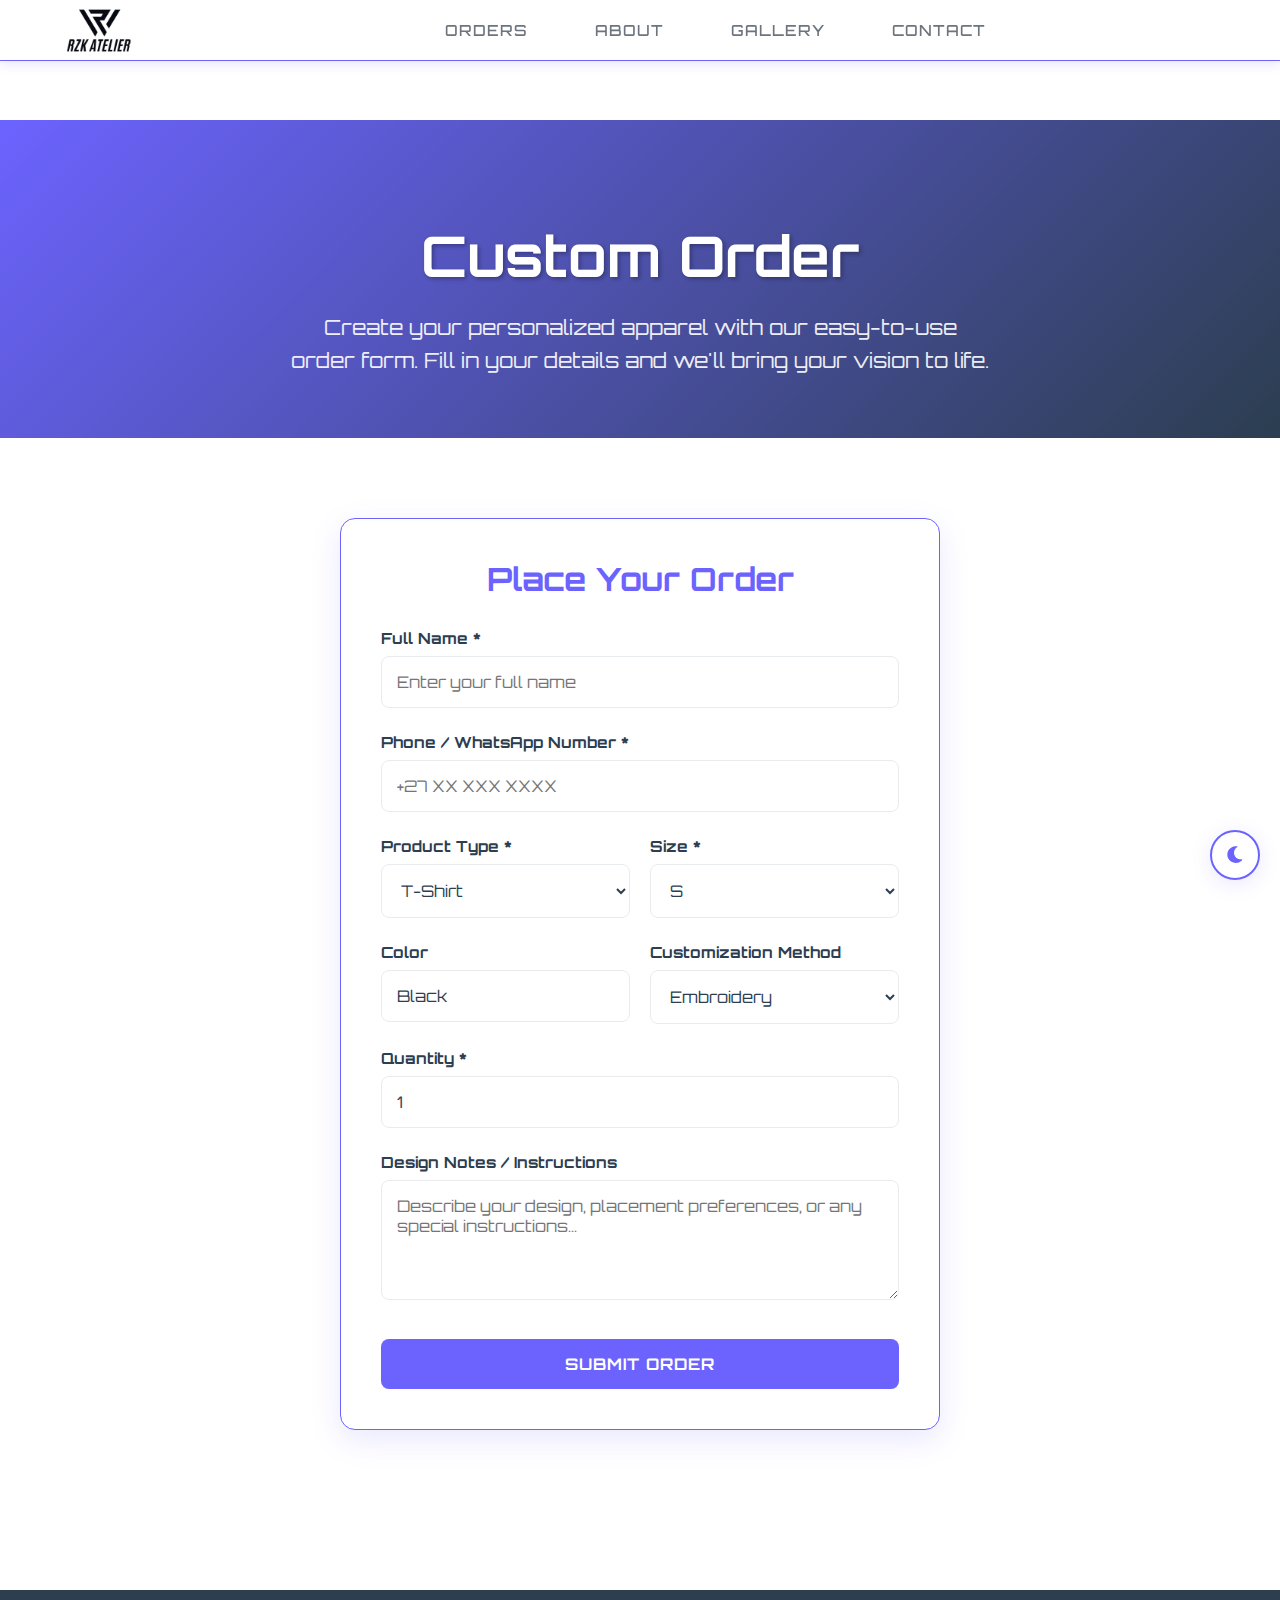
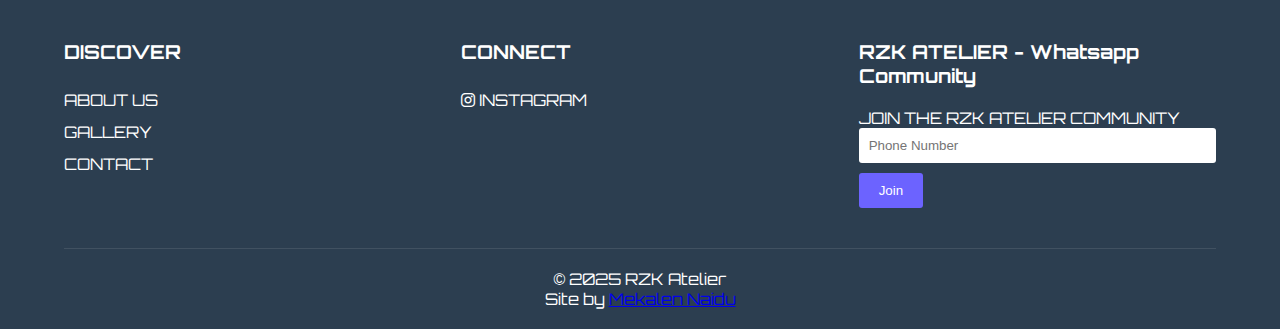
<file: Orders.html>
<!DOCTYPE html>
<html lang="en">
<head>
  <meta charset="UTF-8">
  <meta name="viewport" content="width=device-width, initial-scale=1.0">
  <meta name="theme-color" content="#ffffff" media="(prefers-color-scheme: light)">
  <meta name="theme-color" content="#121212" media="(prefers-color-scheme: dark)">
  <meta name="color-scheme" content="light dark">
  <title>Order Form - RZK Atelier</title>
  <link rel="stylesheet" href="https://cdnjs.cloudflare.com/ajax/libs/font-awesome/6.0.0/css/all.min.css">
  <script>
    // Prevent Flash Of Incorrect Theme (FOIT)
    (function() {
      const theme = localStorage.getItem('theme') || 'system';
      if (theme === 'dark' || (theme === 'system' && window.matchMedia('(prefers-color-scheme: dark)').matches)) {
        document.documentElement.setAttribute('data-theme', 'dark');
      }
    })();
  </script>
  <style>
    @import url('https://fonts.googleapis.com/css2?family=Orbitron:wght@400;500;600;700&display=swap');

    /* Global Styles - Matching Orders.html */
    :root {
      --primary-color: #2c3e50;
      --secondary-color: #f8f9fa;
      --accent-color: #6c63ff;
      --text-color: #2c3e50;
      --background-color: #ffffff;
      --card-background: #ffffff;
      --border-color: #6c63ff;
      --input-background: #ffffff;
      --input-text: #2c3e50;
      --input-border: #e9ecef;
      --button-hover: #5a52d5;
      --nav-text: #6c757d;
      --transition: all 0.3s cubic-bezier(0.4, 0, 0.2, 1);
      --shadow-medium: rgba(108, 99, 255, 0.15);
      --dropdown-shadow: rgba(108, 99, 255, 0.15);
      --gradient-primary: linear-gradient(135deg, #6c63ff, #4a90e2);
      --border-radius: 12px;
    }

    [data-theme="dark"] {
      --primary-color: #ff2e2e;
      --secondary-color: #2c2c2c;
      --accent-color: #ff2e2e;
      --text-color: #ffffff;
      --background-color: #121212;
      --card-background: #1f1f1f;
      --border-color: #ff2e2e;
      --input-background: #2c2c2c;
      --input-text: #ffffff;
      --input-border: #404040;
      --button-hover: #ff6666;
      --nav-text: #cccccc;
      --dropdown-shadow: rgba(255, 46, 46, 0.2);
    }

    * {
      margin: 0;
      padding: 0;
      box-sizing: border-box;
      transition: background-color 0.3s ease, color 0.3s ease, border-color 0.3s ease;
    }

    body {
      font-family: 'Orbitron', sans-serif;
      background-color: var(--background-color);
      color: var(--text-color);
      min-height: 100vh;
      padding-top: 60px;
    }

    /* Header Styles - Matching Orders.html */
    header {
      position: fixed;
      top: 0;
      left: 0;
      width: 100%;
      z-index: 1000;
      background-color: var(--card-background);
      box-shadow: 0 4px 10px var(--dropdown-shadow);
      border-bottom: 1px solid var(--border-color);
    }

    .header-content {
      display: flex;
      justify-content: space-between;
      align-items: center;
      padding: 8px 3%;
      height: 60px;
    }

    .logo-link {
  text-decoration: none;
  color: inherit;
  display: flex;
  align-items: center;
  height: 100%;
}

.logo-container {
  display: flex;
  align-items: center;
  height: 100%;
}

.header-logo {
  height: 175%;
  width: auto;
  object-fit: contain;
  margin-top: 5px;
  transition: var(--transition);
}

.logo-link:hover .header-logo {
  transform: scale(1.05);
}

    nav ul {
      display: flex;
      list-style: none;
      gap: 35px;
      margin: 0;
      padding: 0;
    }

    nav a {
      text-decoration: none;
      color: var(--nav-text);
      font-weight: 500;
      font-size: 0.95rem;
      text-transform: uppercase;
      letter-spacing: 1px;
      padding: 10px 16px;
      transition: var(--transition);
      border-radius: 6px;
    }

    nav a:hover {
      color: var(--accent-color);
      background-color: var(--input-border);
    }

    /* Hero Section - Matching Orders.html */
    .order-hero {
      background: linear-gradient(135deg, var(--accent-color) 0%, var(--primary-color) 100%);
      color: white;
      padding: 100px 5% 60px;
      text-align: center;
      margin-top: 60px;
    }

    .order-hero h1 {
      font-size: 3.5rem;
      margin-bottom: 20px;
      text-shadow: 2px 2px 4px rgba(0,0,0,0.3);
    }

    .order-hero p {
      font-size: 1.3rem;
      opacity: 0.9;
      max-width: 700px;
      margin: 0 auto;
      line-height: 1.6;
    }

    /* Form Container - Matching Orders.html */
    .order-content {
      padding: 80px 5%;
      display: flex;
      justify-content: center;
      align-items: flex-start;
    }

    .form-container {
      background: var(--card-background);
      border-radius: 15px;
      padding: 40px;
      width: 100%;
      max-width: 600px;
      border: 1px solid var(--border-color);
      box-shadow: 0 10px 30px var(--dropdown-shadow);
    }

    .form-container h2 {
      color: var(--accent-color);
      margin-bottom: 30px;
      text-align: center;
      font-size: 2rem;
    }

    .form-group {
      margin-bottom: 25px;
      width: 100%;
    }

    .form-label {
      display: block;
      margin-bottom: 8px;
      font-weight: bold;
      color: var(--text-color);
      font-size: 0.95rem;
    }

    .form-input,
    .form-select,
    .form-textarea {
      width: 100%;
      padding: 15px;
      background: var(--input-background);
      color: var(--input-text);
      border: 1px solid var(--input-border);
      border-radius: 8px;
      font-family: 'Orbitron', sans-serif;
      transition: var(--transition);
      box-sizing: border-box;
      font-size: 1rem;
    }

    .form-input:focus,
    .form-select:focus,
    .form-textarea:focus {
      outline: none;
      border-color: var(--accent-color);
      box-shadow: 0 0 0 3px rgba(108, 99, 255, 0.1);
    }

    [data-theme="dark"] .form-input:focus,
    [data-theme="dark"] .form-select:focus,
    [data-theme="dark"] .form-textarea:focus {
      box-shadow: 0 0 0 3px rgba(255, 46, 46, 0.1);
    }

    .form-textarea {
      resize: vertical;
      min-height: 120px;
    }

    .grid-2 {
      display: grid;
      grid-template-columns: 1fr 1fr;
      gap: 20px;
    }

    .submit-btn {
      width: 100%;
      padding: 15px 30px;
      background: var(--accent-color);
      color: white;
      border: none;
      border-radius: 8px;
      font-family: 'Orbitron', sans-serif;
      font-weight: bold;
      font-size: 1rem;
      cursor: pointer;
      transition: var(--transition);
      text-transform: uppercase;
      letter-spacing: 1px;
      margin-top: 10px;
    }

    .submit-btn:hover {
      background: var(--button-hover);
      transform: translateY(-2px);
    }

    .submit-btn:active {
      transform: translateY(-1px);
    }

    /* Footer - Matching Orders.html */
    footer {
      background-color: var(--primary-color);
      color: white;
      padding: 50px 5% 20px;
      margin-top: 80px;
    }

    .footer-content {
      display: grid;
      grid-template-columns: repeat(3, 1fr);
      gap: 40px;
      margin-bottom: 40px;
    }

    .footer-section h4 {
      margin-bottom: 20px;
      font-size: 1.2rem;
    }

    .footer-section ul {
      list-style: none;
      padding: 0;
    }

    .footer-section a {
      color: white;
      text-decoration: none;
      line-height: 2;
      transition: var(--transition);
    }

    .footer-section a:hover {
      color: var(--accent-color);
    }

    .newsletter-form input[type="email"] {
      padding: 10px;
      width: 100%;
      margin-bottom: 10px;
      border: none;
      border-radius: 3px;
      background-color: var(--card-background);
      color: var(--text-color);
    }

    .newsletter-form button {
      padding: 10px 20px;
      background-color: var(--accent-color);
      color: white;
      border: none;
      border-radius: 3px;
      cursor: pointer;
      transition: var(--transition);
    }

    .newsletter-form button:hover {
      background-color: var(--button-hover);
    }

    .footer-bottom {
      text-align: center;
      padding-top: 20px;
      border-top: 1px solid rgba(255,255,255,0.1);
    }

    /* Theme Toggle */
    .theme-toggle {
      position: fixed;
      bottom: 20px;
      right: 20px;
      background: var(--card-background);
      color: var(--accent-color);
      border: 2px solid var(--accent-color);
      border-radius: 50%;
      width: 50px;
      height: 50px;
      cursor: pointer;
      display: flex;
      align-items: center;
      justify-content: center;
      font-size: 1.2rem;
      box-shadow: 0 4px 20px var(--dropdown-shadow);
      z-index: 1500;
      transition: var(--transition);
      backdrop-filter: blur(10px);
    }

    .theme-toggle:hover {
      transform: scale(1.1);
      background: var(--accent-color);
      color: white;
    }

    /* Responsive Design */
    @media (max-width: 768px) {
      .order-hero h1 {
        font-size: 2.5rem;
      }

      .order-hero p {
        font-size: 1.1rem;
      }

      .form-container {
        padding: 30px;
      }

      .order-content {
        padding: 60px 5%;
      }

      .grid-2 {
        grid-template-columns: 1fr;
      }

      .footer-content {
        grid-template-columns: 1fr;
        gap: 30px;
      }

      nav ul {
        gap: 20px;
      }
    }

    @media (max-width: 480px) {
      .form-container {
        padding: 20px;
      }

      .order-hero {
        padding: 80px 5% 40px;
      }
    }
  </style>
</head>
<body>
    <header>
    <div class="header-content">
      <a href="index.html" class="logo-link">
        <div class="logo-container">
          <img src="Resources/Images/logo.png" alt="RZK Atelier Logo" class="header-logo">
        </div>
      </a>
      <nav>
        <ul>
          <li>
           <!-- <a href="Shop.html" data-category="shop">SHOP</a> -->
          </li>
          <li>
            <a href="Orders.html" data-category="Orders">Orders</a>
          </li>
          <li>
            <a href="About.html" data-category="About">About</a>
          </li>
          <li>
            <a href="Gallery.html" data-category="Gallery">Gallery</a>
          </li>
          <li>
            <a href="Contact.html" data-category="Contact">Contact</a>
          </li>
        <!-- <li>
            <a href="#" data-category="discover">DISCOVER</a>
            <div class="dropdown">
              <a href="About.html">About Us</a>
              <a href="Gallery.html">Gallery</a>
              <a href="Contact.html">Contact</a>
            </div>
          </li>--> 
        </ul>
      </nav>
      
      <div class="header-icons">
       <!-- <a href="#" class="wishlist-link"><i class="fas fa-heart"></i> Wishlist</a>
        <a href="#" class="login-link"><i class="fas fa-user"></i> Login</a>
        <a href="#" class="cart-link">
          <i class="fas fa-shopping-cart"></i> Cart (<span class="cart-count">0</span>)
        </a>-->
      </div>
    </div>
  </header>
  <div class="order-hero">
    <h1>Custom Order</h1>
    <p>Create your personalized apparel with our easy-to-use order form. Fill in your details and we'll bring your vision to life.</p>
  </div>

  <div class="order-content">
    <div class="form-container">
      <h2>Place Your Order</h2>

      <div id="orderForm">
        <div class="form-group">
          <label class="form-label">Full Name *</label>
          <input
            class="form-input"
            id="name"
            name="name"
            placeholder="Enter your full name"
            required
          />
        </div>

        <div class="form-group">
          <label class="form-label">Phone / WhatsApp Number *</label>
          <input
            class="form-input"
            id="phone"
            name="phone"
            placeholder="+27 XX XXX XXXX"
            required
          />
        </div>

        <div class="grid-2">
          <div class="form-group">
            <label class="form-label">Product Type *</label>
            <select class="form-select" id="product" name="product">
              <option>T-Shirt</option>
              <option>Hoodie</option>
              <option>Cap</option>
              <option>Polo Shirt</option>
              <option>Jacket</option>
            </select>
          </div>

          <div class="form-group">
            <label class="form-label">Size *</label>
            <select class="form-select" id="size" name="size">
              <option>S</option>
              <option>M</option>
              <option>L</option>
              <option>XL</option>
              <option>XXL</option>
            </select>
          </div>
        </div>

        <div class="grid-2">
          <div class="form-group">
            <label class="form-label">Color</label>
            <input
              class="form-input"
              id="color"
              name="color"
              placeholder="e.g., Black, White, Navy"
              value="Black"
            />
          </div>

          <div class="form-group">
            <label class="form-label">Customization Method</label>
            <select class="form-select" id="method" name="method">
              <option>Embroidery</option>
              <option>DTF Print</option>
              <option>Sublimation</option>
              <option>Sticker Print</option>
            </select>
          </div>
        </div>

        <div class="form-group">
          <label class="form-label">Quantity *</label>
          <input
            type="number"
            class="form-input"
            id="quantity"
            name="quantity"
            min="1"
            value="1"
          />
        </div>

        <div class="form-group">
          <label class="form-label">Design Notes / Instructions</label>
          <textarea
            class="form-textarea"
            id="notes"
            name="notes"
            placeholder="Describe your design, placement preferences, or any special instructions..."
          ></textarea>
        </div>

        <button type="button" class="submit-btn" onclick="handleSubmit()">
          Submit Order
        </button>
      </div>
    </div>
  </div>

  <footer>
    <div class="footer-content">
      <div class="footer-section">
        <h4>DISCOVER</h4>
        <ul>
          <li><a href="About.html">ABOUT US</a></li>
          <li><a href="Gallery.html">GALLERY</a></li>
          <li><a href="Contact.html">CONTACT</a></li>
        </ul>
      </div>
      <div class="footer-section">
        <h4>CONNECT</h4>
        <ul>
          <li><a href="https://www.instagram.com/rzk_atelier?utm_source=ig_web_button_share_sheet&igsh=ZDNlZDc0MzIxNw==" target="_blank"><i class="fab fa-instagram"></i> INSTAGRAM</a></li>
        </ul>
      </div>
      <div class="footer-section">
        <h4>RZK ATELIER - Whatsapp Community</h4>
        <p>JOIN THE RZK ATELIER COMMUNITY</p>
        <form class="newsletter-form">
          <input type="email" placeholder="Phone Number" required>
          <button type="submit">Join</button>
        </form>
      </div>
    </div>
    <div class="footer-bottom">
      <p>&copy; 2025 RZK Atelier 
        <br>Site by <a href="https://mekalen.github.io/MN/">Mekalen Naidu</a></p>
    </div>
  </footer>



<script src="Resources/Scripts/script.js"></script>
<script src="Resources/Scripts/cart.js"></script>
<script src="Resources/Scripts/theme.js"></script>

  <script>
    // Form Submission (keeping original functionality)
    function handleSubmit() {
      const name = document.getElementById('name').value;
      const phone = document.getElementById('phone').value;
      const product = document.getElementById('product').value;
      const size = document.getElementById('size').value;
      const color = document.getElementById('color').value;
      const method = document.getElementById('method').value;
      const quantity = document.getElementById('quantity').value;
      const notes = document.getElementById('notes').value;

      // Validation
      if (!name || !phone) {
        alert('Please fill in all required fields (Name and Phone Number)');
        return;
      }

      // Build WhatsApp message
      const message = `Hi ${name},

Thank you for your order with RZK Atelier. Here are your details:

Product: ${product}
Size: ${size}
Color: ${color}
Customization: ${method}
Quantity: ${quantity}
Notes: ${notes || "N/A"}

We will contact you shortly to confirm pricing and payment.

— RZK Atelier`;

      // Normalize phone number
      const cleanPhone = phone.replace(/[^0-9]/g, "");
      
      // Open WhatsApp
      const whatsappUrl = `https://wa.me/${cleanPhone}?text=${encodeURIComponent(message)}`;
      window.open(whatsappUrl, "_blank");
      
      // Redirect to Google Form
      setTimeout(() => {
        window.location.href = "https://forms.gle/hr9U6D2T9BPnEH486";
      }, 800);
    }

    // Initialize theme on page load
    document.addEventListener('DOMContentLoaded', initTheme);
  </script>
  <reference path="Resources/Scripts/ThemeManager.js" />
</body>
</html>
</file>
<file: Resources/Styles/styles.css>
@import url('https://fonts.googleapis.com/css2?family=Orbitron:wght@500&display=swap');

/* Global Styles */
:root {
  /* Light Theme Variables */
  --primary-color: #2c3e50;
  --secondary-color: #f8f9fa;
  --accent-color: #6c63ff;
  --text-color: #2c3e50;
  --background-color: #ffffff;
  --card-background: #ffffff;
  --border-color: #6c63ff;
  --header-background: #ffffff;
  --header-background-rgb: 255, 255, 255;
  --footer-background: #2c3e50;
  --footer-text: #ecf0f1;
  --nav-text: #6c757d;
  --nav-hover-bg: #f1f3f4;
  --dropdown-bg: #ffffff;
  --dropdown-border: #6c63ff;
  --dropdown-shadow: rgba(108, 99, 255, 0.15);
  --transition: all 0.3s cubic-bezier(0.4, 0, 0.2, 1);
  --transition-bounce: 0.4s cubic-bezier(0.68, -0.55, 0.265, 1.55);
  --theme-toggle-bg: #6c63ff;
  --theme-toggle-color: #ffffff;
  --input-background: #ffffff;
  --input-text: #2c3e50;
  --input-border: #e9ecef;
  --button-hover: #5a52d5;
  --modal-overlay: rgba(0, 0, 0, 0.5);
  --scroll-thumb: #6c63ff;
  --scroll-track: #f1f3f4;
  --success-color: #27ae60;
  --warning-color: #f39c12;
  --error-color: #e74c3c;
  --shadow-light: rgba(108, 99, 255, 0.1);
  --shadow-medium: rgba(108, 99, 255, 0.15);
  --shadow-heavy: rgba(108, 99, 255, 0.25);
  --gradient-primary: linear-gradient(135deg, #6c63ff, #4a90e2);
  --gradient-secondary: linear-gradient(135deg, #667eea, #764ba2);
  --border-radius: 12px;
  --border-radius-small: 6px;
  --border-radius-large: 20px;
}

/* Dark Theme Variables */
[data-theme="dark"] {
  --primary-color: #ff2e2e;
  --secondary-color: #2c2c2c;
  --accent-color: #ff2e2e;
  --text-color: #ffffff;
  --background-color: #121212;
  --card-background: #1f1f1f;
  --border-color: #ff2e2e;
  --header-background: #1a1a1a;
  --header-background-rgb: 26, 26, 26;
  --footer-background: #1a1a1a;
  --footer-text: #ffffff;
  --nav-text: #cccccc;
  --nav-hover-bg: #2b2b2b;
  --dropdown-bg: #1f1f1f;
  --dropdown-border: #ff2e2e;
  --dropdown-shadow: rgba(255, 0, 0, 0.2);
  --theme-toggle-bg: #1f1f1f;
  --theme-toggle-color: #ff2e2e;
  --input-background: #2c2c2c;
  --input-text: #ffffff;
  --input-border: #404040;
  --button-hover: #ff6666;
  --modal-overlay: rgba(0, 0, 0, 0.7);
  --scroll-thumb: #ff2e2e;
  --scroll-track: #2c2c2c;
}

/* System Theme Preference */
@media (prefers-color-scheme: dark) {
  :root:not([data-theme]) {
    --primary-color: #ff2e2e;
    --secondary-color: #2c2c2c;
    --accent-color: #ff2e2e;
    --text-color: #ffffff;
    --background-color: #121212;
    --card-background: #1f1f1f;
    --border-color: #ff2e2e;
    --header-background: #1a1a1a;
    --footer-background: #1a1a1a;
    --footer-text: #ffffff;
    --nav-text: #cccccc;
    --nav-hover-bg: #2b2b2b;
    --dropdown-bg: #1f1f1f;
    --dropdown-border: #ff2e2e;
    --dropdown-shadow: rgba(255, 0, 0, 0.2);
    --theme-toggle-bg: #1f1f1f;
    --theme-toggle-color: #ff2e2e;
    --input-background: #2c2c2c;
    --input-text: #ffffff;
    --input-border: #404040;
    --button-hover: #ff6666;
    --modal-overlay: rgba(0, 0, 0, 0.7);
    --scroll-thumb: #ff2e2e;
    --scroll-track: #2c2c2c;
  }
}

/* Theme Toggle Button */
.theme-toggle {
  position: fixed;
  bottom: 20px;
  right: 20px;
  background: var(--theme-toggle-bg);
  color: var(--theme-toggle-color);
  border: 2px solid var(--accent-color);
  border-radius: 50%;
  width: 50px;
  height: 50px;
  cursor: pointer;
  display: flex;
  align-items: center;
  justify-content: center;
  font-size: 1.2rem;
  box-shadow: 0 2px 10px var(--dropdown-shadow);
  z-index: 1500;
  transition: var(--transition);
  backdrop-filter: blur(10px);
}

.theme-toggle:hover {
  transform: scale(1.1);
  background: var(--accent-color);
  color: var(--theme-toggle-color);
}

/* Smooth Theme Transition */
* {
  transition: background-color 0.3s ease, 
              color 0.3s ease, 
              border-color 0.3s ease, 
              box-shadow 0.3s ease;
}

/* Custom Scrollbar */
::-webkit-scrollbar {
  width: 10px;
}

::-webkit-scrollbar-track {
  background: var(--scroll-track);
}

::-webkit-scrollbar-thumb {
  background: var(--scroll-thumb);
  border-radius: 5px;
}

::-webkit-scrollbar-thumb:hover {
  background: var(--accent-color);
}

/* Apply theme colors to existing elements */
body {
  padding-top: 60px;
  background-color: var(--background-color);
  color: var(--text-color);
  font-family: 'Orbitron', sans-serif;
  line-height: 1.6;
}

/* ===== HEADER SECTION ===== */
.header-content {
  background-color: var(--header-background);
  box-shadow: 0 4px 10px var(--dropdown-shadow);
  display: flex;
  justify-content: space-between;
  align-items: center;
  padding: 8px 3%;
  position: fixed;
  top: 0;
  left: 0;
  width: 94%;
  z-index: 1000;
  transition: transform 0.3s ease, background-color 0.3s ease;
  height: 60px;
  border-bottom: 1px solid var(--border-color);
  backdrop-filter: blur(10px);
  -webkit-backdrop-filter: blur(10px);
  font-family: 'Orbitron', sans-serif;
}

.header-content.scroll-down {
  transform: none;
}

.header-content.scroll-up {
  transform: none;
}

/* Add a subtle background opacity when scrolling */
.header-content.scrolled {
  background-color: var(--header-background-scrolled, rgba(var(--header-background-rgb), 0.95));
  backdrop-filter: blur(10px);
  -webkit-backdrop-filter: blur(10px);
}

/* Logo Styles */
.logo-link {
  text-decoration: none;
  color: inherit;
  display: flex;
  align-items: center;
  height: 100%;
}

.logo-container {
  display: flex;
  align-items: center;
  height: 100%;
}

.header-logo {
  height: 175%;
  width: auto;
  object-fit: contain;
  margin-top: 5px;
  transition: var(--transition);
}

.logo-link:hover .header-logo {
  transform: scale(1.05);
}

/* Navigation Styles */
nav {
  height: 100%;
  display: flex;
  align-items: center;
  margin-right: 40px;
}

nav ul {
  display: flex;
  list-style: none;
  gap: 55px;
  margin: 0;
  padding: 0;
  height: 100%;
  align-items: center;
}

nav li {
  position: relative;
}

nav a {
  text-decoration: none;
  color: var(--nav-text);
  font-weight: 500;
  position: relative;
  font-size: 0.95rem;
  text-transform: uppercase;
  letter-spacing: 1px;
  padding: 10px 16px;
  transition: var(--transition);
}

nav a:hover {
  color: var(--accent-color);
  background-color: var(--nav-hover-bg);
  border-radius: 6px;
}

/* Dropdown Styles */
.dropdown {
  display: none;
  position: absolute;
  top: 100%;
  left: 0;
  background-color: var(--dropdown-bg);
  border: 1px solid var(--dropdown-border);
  border-radius: 6px;
  min-width: 140px;
  box-shadow: 0 6px 12px var(--dropdown-shadow);
  z-index: 999;
}

.dropdown a {
  color: var(--nav-text);
  padding: 10px 15px;
  text-decoration: none;
  display: block;
  font-size: 14px;
  transition: var(--transition);
}

.dropdown a:hover {
  background-color: var(--nav-hover-bg);
  color: var(--accent-color);
}

nav li:hover .dropdown {
  display: block;
}

/* Header Icons */
.header-icons {
  display: flex;
  gap: 35px;
  margin-left: 20px;
}

.header-icons a {
  text-decoration: none;
  color: var(--text-color);
  transition: var(--transition);
}

.header-icons a:hover {
  color: var(--accent-color);
}

.header-icons i {
  font-size: 1rem;
}

/* Cart Link Styles */
.cart-link {
  position: relative;
  display: inline-flex;
  align-items: center;
  white-space: nowrap;
}

.cart-link i {
  margin-right: 5px;
}

.cart-count {
  display: inline-flex;
  align-items: center;
  font-size: inherit;
  color: inherit;
  margin: 0 1px;
  line-height: normal;
}

/* ===== HERO SECTION ===== */
.hero {
  position: relative;
  height: 85vh;
  overflow: hidden;
}

.hero video {
  width: 100%;
  height: 100%;
  object-fit: contain;
  object-position: center;
  filter: brightness(0.8);
}

.hero-text {
  position: absolute;
  top: 50%;
  left: 50%;
  transform: translate(-50%, -50%);
  text-align: center;
  color: white;
}

.hero-text h2 {
  font-size: 3.5rem;
  margin-bottom: 20px;
  animation: fadeInDown 1s ease;
}

.button {
  display: inline-block;
  padding: 15px 30px;
  background-color: var(--accent-color);
  color: white;
  text-decoration: none;
  border-radius: 3px;
  transition: var(--transition);
  text-transform: uppercase;
  letter-spacing: 1px;
}

.button:hover {
  background-color: #ff3333;
  transform: translateY(-2px);
}

/* ===== INFO SECTION ===== */
.info-section {
  display: grid;
  grid-template-columns: repeat(3, 1fr);
  gap: 30px;
  padding: 50px 5%;
  background-color: var(--secondary-color);
}

.info-item {
  text-align: center;
}

.info-item img {
  width: 60px;
  height: 60px;
  margin-bottom: 15px;
}

/* ===== FEATURED PRODUCTS ===== */
.featured-products {
  padding: 50px 5%;
}

.featured-products h2 {
  text-align: center;
  margin-bottom: 30px;
  font-size: 2rem;
}

.product-grid {
  display: grid;
  grid-template-columns: repeat(auto-fill, minmax(250px, 1fr));
  gap: 30px;
}

.product-card {
  background: var(--card-background);
  padding: 15px;
  border: 1px solid var(--border-color);
  transition: var(--transition);
}

.product-card:hover {
  box-shadow: 0 5px 15px var(--dropdown-shadow);
  transform: translateY(-5px);
}

.product-card img {
  width: 100%;
  height: 300px;
  object-fit: cover;
  margin-bottom: 15px;
}

.product-card h3 {
  margin: 0 0 10px 0;
  font-size: 1.1rem;
}

.price {
  color: var(--accent-color);
  font-size: 1.2rem;
  font-weight: bold;
  margin: 10px 0;
}

/* Product Options */
.product-options {
  margin-top: 15px;
  position: relative;
}

/* Remove default select arrows for different browsers */
.size-select {
  -webkit-appearance: none;
  -moz-appearance: none;
  appearance: none;
  width: 100%;
  padding: 12px 15px;
  background-color: var(--dropdown-bg);
  color: var(--nav-text);
  border: 1px solid var(--dropdown-border);
  border-radius: 6px;
  font-family: 'Orbitron', sans-serif;
  font-size: 14px;
  cursor: pointer;
  transition: var(--transition);
  text-transform: uppercase;
  letter-spacing: 1px;
  box-shadow: 0 6px 12px var(--dropdown-shadow);
  position: relative;
  z-index: 2;
}

/* Remove default arrow in IE */
.size-select::-ms-expand {
  display: none;
}

/* Remove focus outline */
.size-select:focus {
  outline: none;
  color: var(--accent-color);
  background-color: var(--nav-hover-bg);
}

/* Style for select options */
.size-select option {
  background-color: var(--dropdown-bg);
  color: var(--nav-text);
  padding: 12px;
  font-family: 'Orbitron', sans-serif;
  border: none;
}

/* ===== FOOTER ===== */
footer {
  background-color: var(--footer-background);
  color: var(--footer-text);
  padding: 50px 5% 20px;
}

.footer-content {
  display: grid;
  grid-template-columns: repeat(3, 1fr);
  gap: 40px;
  margin-bottom: 40px;
}

.footer-section h4 {
  margin-bottom: 20px;
  font-size: 1.2rem;
}

.footer-section ul {
  list-style: none;
  padding: 0;
}

.footer-section a {
  color: var(--footer-text);
  text-decoration: none;
  line-height: 2;
  transition: var(--transition);
}

.footer-section a:hover {
  color: var(--accent-color);
}

.newsletter-form input[type="email"] {
  padding: 10px;
  width: 100%;
  margin-bottom: 10px;
  border: none;
  border-radius: 3px;
  background-color: var(--card-background);
  color: var(--text-color);
}

.newsletter-form button {
  padding: 10px 20px;
  background-color: var(--accent-color);
  color: white;
  border: none;
  border-radius: 3px;
  cursor: pointer;
  transition: var(--transition);
}

.newsletter-form button:hover {
  background-color: #fe0000;
}

.footer-bottom {
  text-align: center;
  padding-top: 20px;
  border-top: 1px solid rgba(255,255,255,0.1);
}

/* ===== ENHANCED UI/UX IMPROVEMENTS ===== */

/* Loading Spinner */
.loading-spinner {
  display: inline-block;
  width: 20px;
  height: 20px;
  border: 3px solid var(--shadow-light);
  border-radius: 50%;
  border-top-color: var(--accent-color);
  animation: spin 0.8s ease-in-out infinite;
}

.loading-spinner.large {
  width: 40px;
  height: 40px;
  border-width: 4px;
}

/* Skeleton Loading */
.skeleton {
  background: linear-gradient(90deg, var(--shadow-light) 25%, var(--shadow-medium) 50%, var(--shadow-light) 75%);
  background-size: 200% 100%;
  animation: skeleton-loading 1.5s infinite;
  border-radius: var(--border-radius-small);
}

/* Enhanced Button Styles */
.button, .submit-btn, .action-btn, .filter-btn {
  background: var(--gradient-primary);
  border: none;
  padding: 14px 28px;
  border-radius: var(--border-radius);
  color: white;
  font-family: 'Orbitron', sans-serif;
  font-weight: 600;
  font-size: 0.95rem;
  text-transform: uppercase;
  letter-spacing: 1.2px;
  cursor: pointer;
  position: relative;
  overflow: hidden;
  box-shadow: 0 4px 15px var(--shadow-medium);
  transition: var(--transition);
  user-select: none;
}

.button::before, .submit-btn::before, .action-btn::before, .filter-btn::before {
  content: '';
  position: absolute;
  top: 0;
  left: -100%;
  width: 100%;
  height: 100%;
  background: linear-gradient(90deg, transparent, rgba(255,255,255,0.2), transparent);
  transition: left 0.5s;
}

.button:hover::before, .submit-btn:hover::before, .action-btn:hover::before, .filter-btn:hover::before {
  left: 100%;
}

.button:hover, .submit-btn:hover, .action-btn:hover, .filter-btn:hover {
  transform: translateY(-3px);
  box-shadow: 0 8px 25px var(--shadow-heavy);
}

.button:active, .submit-btn:active, .action-btn:active, .filter-btn:active {
  transform: translateY(-1px);
  box-shadow: 0 4px 15px var(--shadow-medium);
}

.button.loading {
  pointer-events: none;
  opacity: 0.7;
}

/* Success/Error States */
.button.success {
  background: var(--success-color);
  animation: success-pulse 0.6s ease-out;
}

.button.error {
  background: var(--error-color);
  animation: error-shake 0.6s ease-out;
}

/* Enhanced Form Inputs */
input[type="text"], input[type="email"], input[type="tel"], input[type="number"], select, textarea {
  background: var(--input-background);
  border: 2px solid var(--input-border);
  border-radius: var(--border-radius);
  padding: 16px 20px;
  font-family: 'Orbitron', sans-serif;
  font-size: 1rem;
  color: var(--input-text);
  width: 100%;
  box-sizing: border-box;
  transition: var(--transition);
  position: relative;
}

input:focus, select:focus, textarea:focus {
  border-color: var(--accent-color);
  box-shadow: 0 0 0 3px var(--shadow-light);
  outline: none;
  transform: translateY(-2px);
}

/* Floating Label Effect */
.input-group {
  position: relative;
  margin-bottom: 24px;
}

.input-group label {
  position: absolute;
  top: 50%;
  left: 20px;
  transform: translateY(-50%);
  color: var(--nav-text);
  font-size: 1rem;
  pointer-events: none;
  transition: var(--transition);
  background: var(--input-background);
  padding: 0 8px;
}

.input-group input:focus + label,
.input-group input:not(:placeholder-shown) + label {
  top: 0;
  font-size: 0.8rem;
  color: var(--accent-color);
  font-weight: 600;
}

/* Enhanced Cards */
.card, .product-card, .info-item, .benefit-item {
  background: var(--card-background);
  border-radius: var(--border-radius);
  padding: 24px;
  box-shadow: 0 4px 20px var(--shadow-light);
  transition: var(--transition);
  position: relative;
  overflow: hidden;
}

.card::before {
  content: '';
  position: absolute;
  top: 0;
  left: 0;
  right: 0;
  height: 4px;
  background: var(--gradient-primary);
  transform: scaleX(0);
  transition: transform 0.3s ease;
}

.card:hover::before {
  transform: scaleX(1);
}

.card:hover {
  transform: translateY(-8px);
  box-shadow: 0 12px 40px var(--shadow-medium);
}

/* Enhanced Navigation */
nav a {
  position: relative;
  overflow: hidden;
}

nav a::after {
  content: '';
  position: absolute;
  bottom: 0;
  left: 0;
  width: 0;
  height: 2px;
  background: var(--accent-color);
  transition: width 0.3s ease;
}

nav a:hover::after {
  width: 100%;
}

/* Enhanced Dropdown with Animation */
.dropdown {
  opacity: 0;
  visibility: hidden;
  transform: translateY(-10px);
  transition: opacity 0.3s ease, visibility 0.3s ease, transform 0.3s ease;
}

nav li:hover .dropdown {
  opacity: 1;
  visibility: visible;
  transform: translateY(0);
  display: block;
}

/* Progressive Image Loading */
.image-container {
  position: relative;
  overflow: hidden;
  background: var(--shadow-light);
  border-radius: var(--border-radius);
}

.image-container img {
  transition: opacity 0.3s ease, transform 0.3s ease;
}

.image-container img.loading {
  opacity: 0;
}

.image-container img.loaded {
  opacity: 1;
}

.image-container:hover img {
  transform: scale(1.05);
}

/* Notification/Toast Messages */
.toast {
  position: fixed;
  top: 20px;
  right: 20px;
  background: var(--card-background);
  color: var(--text-color);
  padding: 16px 24px;
  border-radius: var(--border-radius);
  box-shadow: 0 8px 32px var(--shadow-heavy);
  z-index: 3000;
  transform: translateX(400px);
  transition: var(--transition-bounce);
  border-left: 4px solid var(--accent-color);
}

.toast.show {
  transform: translateX(0);
}

.toast.success {
  border-left-color: var(--success-color);
}

.toast.error {
  border-left-color: var(--error-color);
}

.toast.warning {
  border-left-color: var(--warning-color);
}

/* Progress Bar */
.progress-bar {
  width: 100%;
  height: 6px;
  background: var(--shadow-light);
  border-radius: 3px;
  overflow: hidden;
  margin: 16px 0;
}

.progress-bar-fill {
  height: 100%;
  background: var(--gradient-primary);
  width: 0;
  transition: width 0.3s ease;
  position: relative;
}

.progress-bar-fill::after {
  content: '';
  position: absolute;
  top: 0;
  left: 0;
  right: 0;
  bottom: 0;
  background: linear-gradient(90deg, transparent, rgba(255,255,255,0.3), transparent);
  animation: progress-shine 1.5s infinite;
}

/* Tooltips */
[data-tooltip] {
  position: relative;
  cursor: help;
}

[data-tooltip]::before {
  content: attr(data-tooltip);
  position: absolute;
  bottom: 125%;
  left: 50%;
  transform: translateX(-50%);
  background: rgba(0, 0, 0, 0.8);
  color: white;
  padding: 8px 12px;
  border-radius: var(--border-radius-small);
  font-size: 0.85rem;
  white-space: nowrap;
  opacity: 0;
  visibility: hidden;
  transition: var(--transition);
  z-index: 1000;
}

[data-tooltip]::after {
  content: '';
  position: absolute;
  bottom: 115%;
  left: 50%;
  transform: translateX(-50%);
  border: 5px solid transparent;
  border-top-color: rgba(0, 0, 0, 0.8);
  opacity: 0;
  visibility: hidden;
  transition: var(--transition);
}

[data-tooltip]:hover::before,
[data-tooltip]:hover::after {
  opacity: 1;
  visibility: visible;
}

/* Enhanced Theme Toggle */
.theme-toggle {
  box-shadow: 0 4px 20px var(--shadow-medium);
  backdrop-filter: blur(20px);
  -webkit-backdrop-filter: blur(20px);
}

.theme-toggle:hover {
  transform: scale(1.1) rotate(10deg);
  box-shadow: 0 8px 32px var(--shadow-heavy);
}

.theme-toggle:active {
  transform: scale(0.95) rotate(5deg);
}

/* Scroll-triggered Animations */
.fade-in {
  opacity: 0;
  transform: translateY(30px);
  transition: opacity 0.8s ease, transform 0.8s ease;
}

.fade-in.visible {
  opacity: 1;
  transform: translateY(0);
}

.slide-in-left {
  opacity: 0;
  transform: translateX(-50px);
  transition: opacity 0.8s ease, transform 0.8s ease;
}

.slide-in-left.visible {
  opacity: 1;
  transform: translateX(0);
}

.slide-in-right {
  opacity: 0;
  transform: translateX(50px);
  transition: opacity 0.8s ease, transform 0.8s ease;
}

.slide-in-right.visible {
  opacity: 1;
  transform: translateX(0);
}

/* Enhanced Product Grid */
.product-grid {
  gap: 32px;
}

.product-card {
  border: 1px solid transparent;
  transition: all 0.4s cubic-bezier(0.4, 0, 0.2, 1);
}

.product-card:hover {
  border-color: var(--accent-color);
  transform: translateY(-10px) scale(1.02);
  box-shadow: 0 20px 50px var(--shadow-heavy);
}

.product-card img {
  border-radius: var(--border-radius-small);
  transition: all 0.4s ease;
}

.product-card:hover img {
  transform: scale(1.1);
}

/* Wishlist Heart Animation */
.wishlist-btn {
  background: none;
  border: none;
  color: var(--nav-text);
  font-size: 1.2rem;
  cursor: pointer;
  transition: var(--transition-bounce);
  position: absolute;
  top: 15px;
  right: 15px;
  width: 40px;
  height: 40px;
  display: flex;
  align-items: center;
  justify-content: center;
  border-radius: 50%;
  background: rgba(255, 255, 255, 0.9);
  box-shadow: 0 2px 10px var(--shadow-light);
}

.wishlist-btn:hover {
  transform: scale(1.2);
  color: var(--error-color);
}

.wishlist-btn.active {
  color: var(--error-color);
  animation: heart-beat 0.6s ease-out;
}

/* ===== ANIMATIONS ===== */
@keyframes fadeInDown {
  from {
    opacity: 0;
    transform: translateY(-20px);
  }
  to {
    opacity: 1;
    transform: translateY(0);
  }
}

@keyframes spin {
  to {
    transform: rotate(360deg);
  }
}

@keyframes skeleton-loading {
  0% {
    background-position: -200% 0;
  }
  100% {
    background-position: 200% 0;
  }
}

@keyframes success-pulse {
  0% {
    transform: scale(1);
  }
  50% {
    transform: scale(1.05);
  }
  100% {
    transform: scale(1);
  }
}

@keyframes error-shake {
  0%, 100% {
    transform: translateX(0);
  }
  25% {
    transform: translateX(-10px);
  }
  75% {
    transform: translateX(10px);
  }
}

@keyframes progress-shine {
  0% {
    transform: translateX(-100%);
  }
  100% {
    transform: translateX(100%);
  }
}

@keyframes heart-beat {
  0%, 100% {
    transform: scale(1.2);
  }
  50% {
    transform: scale(1.4);
  }
}

/* ===== RESPONSIVE STYLES ===== */
@media (max-width: 1200px) {
  nav ul {
    gap: 35px;
  }

  .header-icons {
    gap: 25px;
  }
}

@media (max-width: 992px) {
  nav ul {
    gap: 25px;
  }

  nav a {
    font-size: 0.85rem;
  }

  .header-icons {
    gap: 20px;
  }

  .header-icons a {
    font-size: 0.9rem;
  }
}

@media (max-width: 768px) {
  body {
    padding-top: 70px;
  }

  .header-content {
    height: auto;
    min-height: 60px;
    padding: 10px 4%;
    width: 92%;
    flex-wrap: wrap;
  }

  .logo-link {
    order: 1;
    margin-right: 0;
    padding-right: 0;
  }

  .header-icons {
    order: 2;
    margin-left: auto;
  }

  nav {
    order: 3;
    width: 100%;
    margin: 15px 0 5px;
    justify-content: center;
  }

  nav ul {
    justify-content: center;
    gap: 20px;
    flex-wrap: wrap;
  }

  .logo-container {
    height: 40px;
  }

  .header-logo {
    height: 120%;
  }

  .featured-categories {
    grid-template-columns: 1fr;
    padding: 30px 4%;
  }

  .info-section {
    grid-template-columns: 1fr;
    padding: 30px 4%;
  }

  .footer-content {
    grid-template-columns: 1fr;
    gap: 30px;
  }

  .product-grid {
    grid-template-columns: repeat(auto-fill, minmax(200px, 1fr));
    gap: 20px;
  }

  .product-card img {
    height: 250px;
  }
}

@media (max-width: 480px) {
  .header-content {
    padding: 8px 3%;
  }

  .logo-container {
    height: 35px;
  }

  nav ul {
    gap: 15px;
  }

  .header-icons {
    gap: 15px;
  }

  .header-icons a {
    font-size: 0.8rem;
  }

  .hero-text h2 {
    font-size: 2rem;
  }

  .featured-categories {
    padding: 20px 3%;
  }

  .category img {
    height: 300px;
  }

  .product-grid {
    grid-template-columns: 1fr;
  }
}

@media (max-width: 380px) {
  .header-icons a span {
    display: none;
  }

  .header-icons {
    gap: 12px;
  }

  nav ul {
    gap: 12px;
  }

  nav a {
    font-size: 0.8rem;
  }

  .logo-container {
    height: 32px;
  }
}

/* Cart Modal Styles */
.cart-modal {
    display: none;
    position: fixed;
    top: 0;
    left: 0;
    width: 100%;
    height: 100%;
    background-color: var(--modal-overlay);
    z-index: 2000;
    justify-content: flex-end;
}

.cart-modal.active {
    display: flex;
}

.cart-modal-content {
    width: 350px;
    max-width: 90%;
    height: 90vh;
    max-height: 800px;
    margin: auto 0;
    background-color: var(--card-background);
    padding: 15px;
    display: flex;
    flex-direction: column;
    animation: slideIn 0.3s ease-out;
    color: var(--text-color);
    border-radius: 10px 0 0 10px;
    box-shadow: -2px 0 10px var(--dropdown-shadow);
}

@keyframes slideIn {
    from {
        transform: translateX(100%);
    }
    to {
        transform: translateX(0);
    }
}

.cart-modal-header {
    display: flex;
    justify-content: space-between;
    align-items: center;
    margin-bottom: 15px;
    padding-bottom: 10px;
    border-bottom: 1px solid var(--border-color);
}

.cart-modal-header h3 {
    margin: 0;
    font-size: 1.2rem;
}

.close-cart {
    background: none;
    border: none;
    font-size: 1.2rem;
    cursor: pointer;
    padding: 0 5px;
    color: var(--text-color);
}

/* Cart header actions (Clear + Close) */
.cart-header-actions {
    display: inline-flex;
    align-items: center;
    gap: 8px;
}

.clear-cart-btn {
    background: transparent;
    color: var(--text-color);
    border: 1px solid var(--border-color);
    padding: 6px 10px;
    border-radius: 6px;
    font-family: 'Orbitron', sans-serif;
    font-size: 0.8rem;
    cursor: pointer;
    transition: var(--transition);
}

.clear-cart-btn:hover {
    background: var(--nav-hover-bg);
    color: var(--accent-color);
    border-color: var(--accent-color);
}

#cart-items {
    flex-grow: 1;
    overflow-y: auto;
    margin-bottom: 15px;
    padding-right: 5px;
}

.cart-item {
    display: flex;
    padding: 10px 0;
    border-bottom: 1px solid var(--border-color);
    position: relative;
    gap: 10px;
}

.cart-item img {
    width: 60px;
    height: 75px;
    object-fit: cover;
    border-radius: 4px;
}

.cart-item-details {
    flex-grow: 1;
    min-width: 0;
}

.cart-item-details h4 {
    margin: 0 0 5px 0;
    font-size: 0.9rem;
    white-space: nowrap;
    overflow: hidden;
    text-overflow: ellipsis;
}

.cart-item-details p {
    margin: 3px 0;
    color: var(--text-color);
    font-size: 0.85rem;
}

.quantity-controls {
    display: flex;
    align-items: center;
    margin-top: 8px;
    gap: 5px;
}

.quantity-btn {
    background: none;
    border: 1px solid var(--border-color);
    width: 22px;
    height: 22px;
    padding: 0;
    cursor: pointer;
    display: flex;
    align-items: center;
    justify-content: center;
    color: var(--text-color);
    font-size: 0.8rem;
    border-radius: 3px;
}

.quantity-controls input {
    min-width: 72px;
    height: 38px;
    text-align: center;
    border: 1px solid var(--border-color);
    background-color: var(--card-background);
    color: var(--text-color);
    font-size: 1.1rem;
    padding: 6px 10px;
    border-radius: 8px;
    box-sizing: border-box;
}

.remove-item {
    position: absolute;
    top: 10px;
    right: 0;
    background: none;
    border: none;
    font-size: 1rem;
    cursor: pointer;
    color: var(--text-color);
    opacity: 0.7;
    padding: 0;
}

.remove-item:hover {
    opacity: 1;
    color: var(--accent-color);
}

#cart-totals {
    margin-top: auto;
    padding-top: 15px;
    border-top: 1px solid var(--border-color);
}

#cart-totals > div {
    display: flex;
    justify-content: space-between;
    margin-bottom: 8px;
    font-size: 0.9rem;
}

.total {
    font-size: 1.1rem;
    font-weight: bold;
    margin-top: 8px;
    padding-top: 8px;
    border-top: 1px solid var(--border-color);
}

#checkout-btn {
    width: 100%;
    margin-top: 15px;
    padding: 12px;
    font-size: 0.9rem;
}

.empty-cart {
    text-align: center;
    color: var(--nav-text);
    margin: 20px 0;
    font-size: 0.9rem;
}

/* Cart Modal Scrollbar */
#cart-items::-webkit-scrollbar {
    width: 5px;
}

#cart-items::-webkit-scrollbar-track {
    background: var(--scroll-track);
    border-radius: 3px;
}

#cart-items::-webkit-scrollbar-thumb {
    background: var(--scroll-thumb);
    border-radius: 3px;
}

#cart-items::-webkit-scrollbar-thumb:hover {
    background: var(--accent-color);
}

/* Add to Cart Button Styles */
.add-to-cart-btn {
    background-color: var(--accent-color);
    color: white;
    border: none;
    padding: 12px 25px;
    cursor: pointer;
    transition: var(--transition);
    text-transform: uppercase;
    letter-spacing: 1px;
    font-weight: 500;
    border-radius: 6px;
    width: 100%;
    margin-top: 15px;
    font-family: 'Orbitron', sans-serif;
}

.add-to-cart-btn:hover {
  background-color: var(--nav-hover-bg);
  color: var(--accent-color);
    transform: translateY(-2px);
}

/* Dark mode adjustments */
[data-theme="dark"] .size-select {
  background-color: var(--dropdown-bg);
  color: var(--nav-text);
}

[data-theme="dark"] .size-select:hover,
[data-theme="dark"] .size-select:focus {
  background-color: var(--nav-hover-bg);
    color: var(--accent-color);
}

[data-theme="dark"] .size-select option {
  background-color: var(--dropdown-bg);
  color: var(--nav-text);
}

/* Additional dark mode specific adjustments */
[data-theme="dark"] .product-card:hover {
  box-shadow: 0 5px 15px rgba(255,77,77,0.2);
}

[data-theme="dark"] .cart-modal {
  background-color: rgba(0, 0, 0, 0.7);
}


/* ===== CAROUSEL (Product Image Slider) ===== */
.carousel {
  position: relative;
  overflow: hidden;
  border-radius: var(--border-radius-small);
  background: var(--shadow-light);
}

.carousel-track {
  display: flex;
  transition: transform 0.35s ease;
  will-change: transform;
  touch-action: pan-y;
}

.carousel-slide {
  min-width: 100%;
  user-select: none;
}

.carousel-slide img {
  width: 100%;
  display: block;
}

.carousel-btn {
  position: absolute;
  top: 50%;
  transform: translateY(-50%);
  background: rgba(0,0,0,0.4);
  color: #fff;
  border: none;
  width: 36px;
  height: 36px;
  border-radius: 50%;
  display: flex;
  align-items: center;
  justify-content: center;
  cursor: pointer;
  z-index: 2;
  transition: background 0.25s ease, transform 0.25s ease;
}

.carousel-btn:hover {
  background: rgba(0,0,0,0.6);
  transform: translateY(-50%) scale(1.05);
}

.carousel-btn.prev { left: 10px; }
.carousel-btn.next { right: 10px; }

.carousel-dots {
  position: absolute;
  bottom: 10px;
  left: 50%;
  transform: translateX(-50%);
  display: flex;
  gap: 8px;
  z-index: 2;
}

.carousel-dot {
  width: 8px;
  height: 8px;
  border-radius: 50%;
  background: rgba(255,255,255,0.6);
  border: 1px solid rgba(0,0,0,0.2);
  cursor: pointer;
}

.carousel-dot.active {
  background: #fff;
}

@media (max-width: 768px) {
  .carousel-btn { width: 32px; height: 32px; }
  .carousel-dot { width: 7px; height: 7px; }
}
</file>
